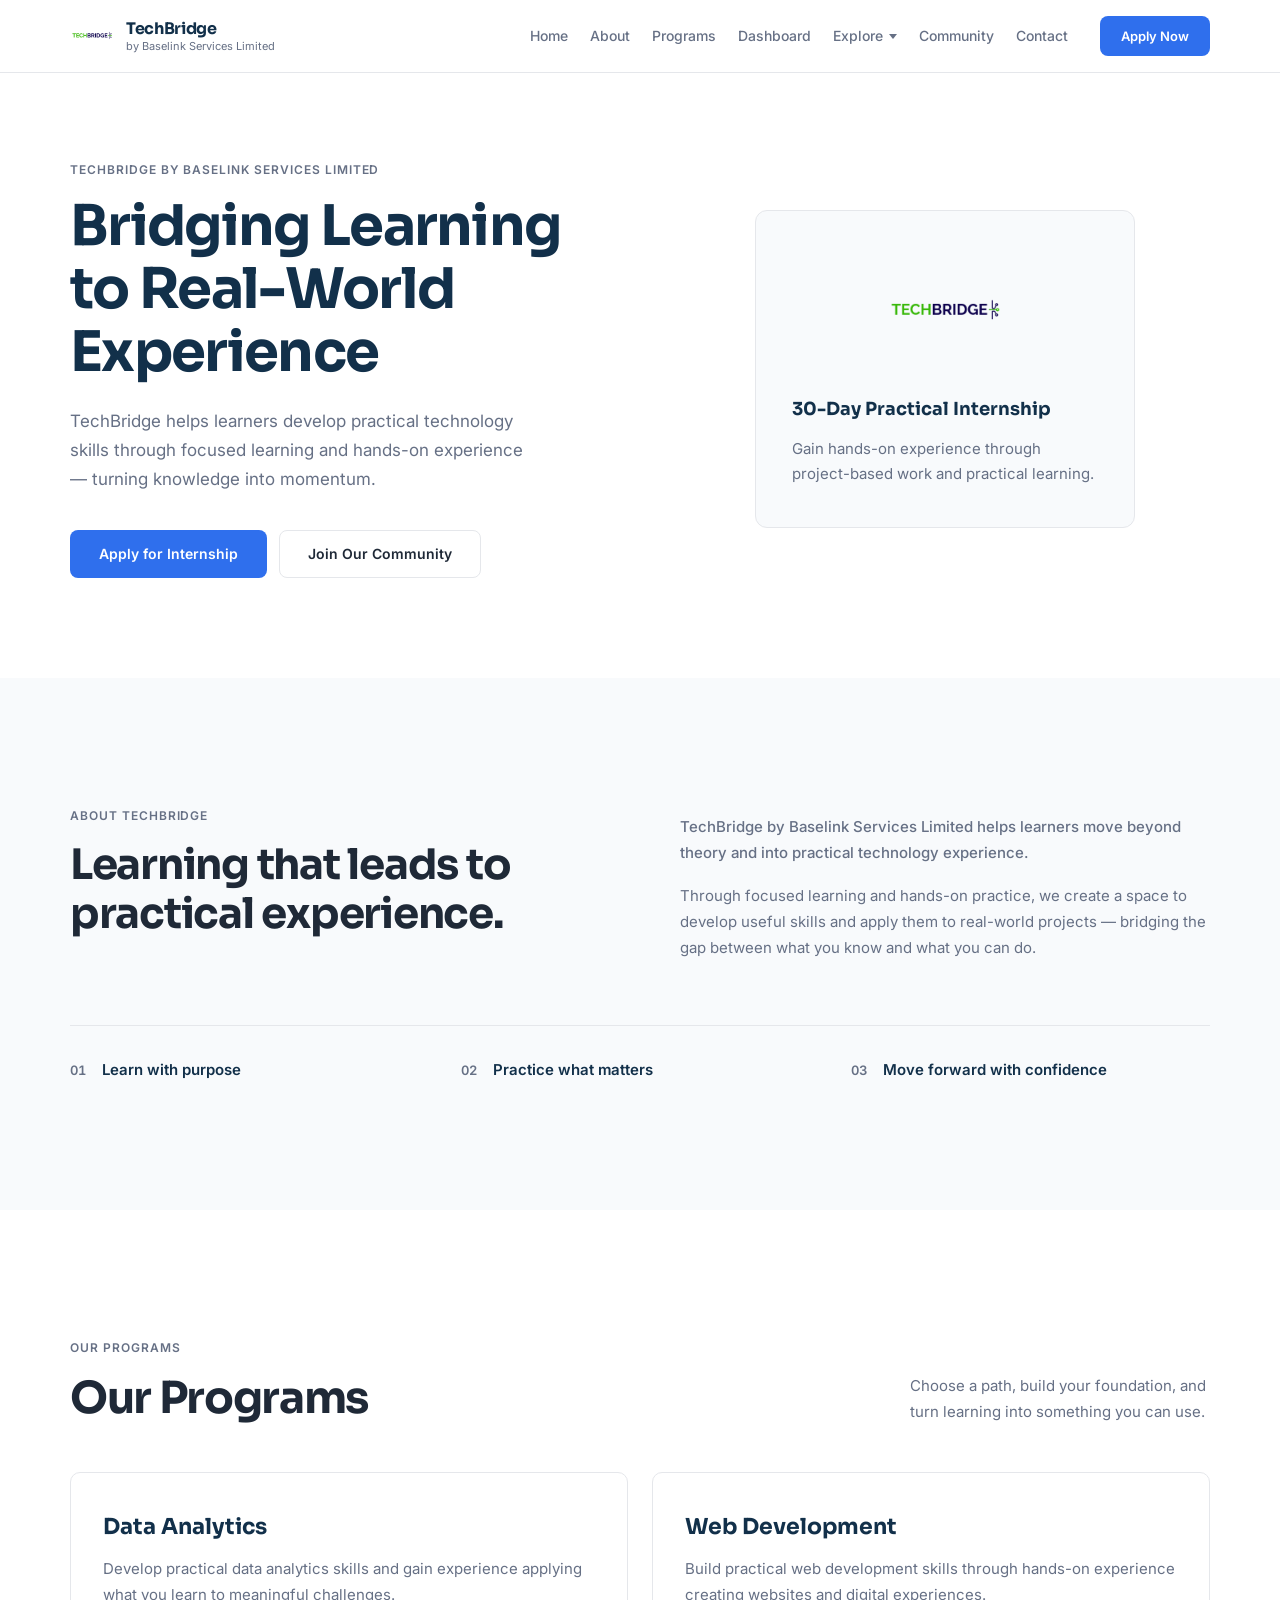
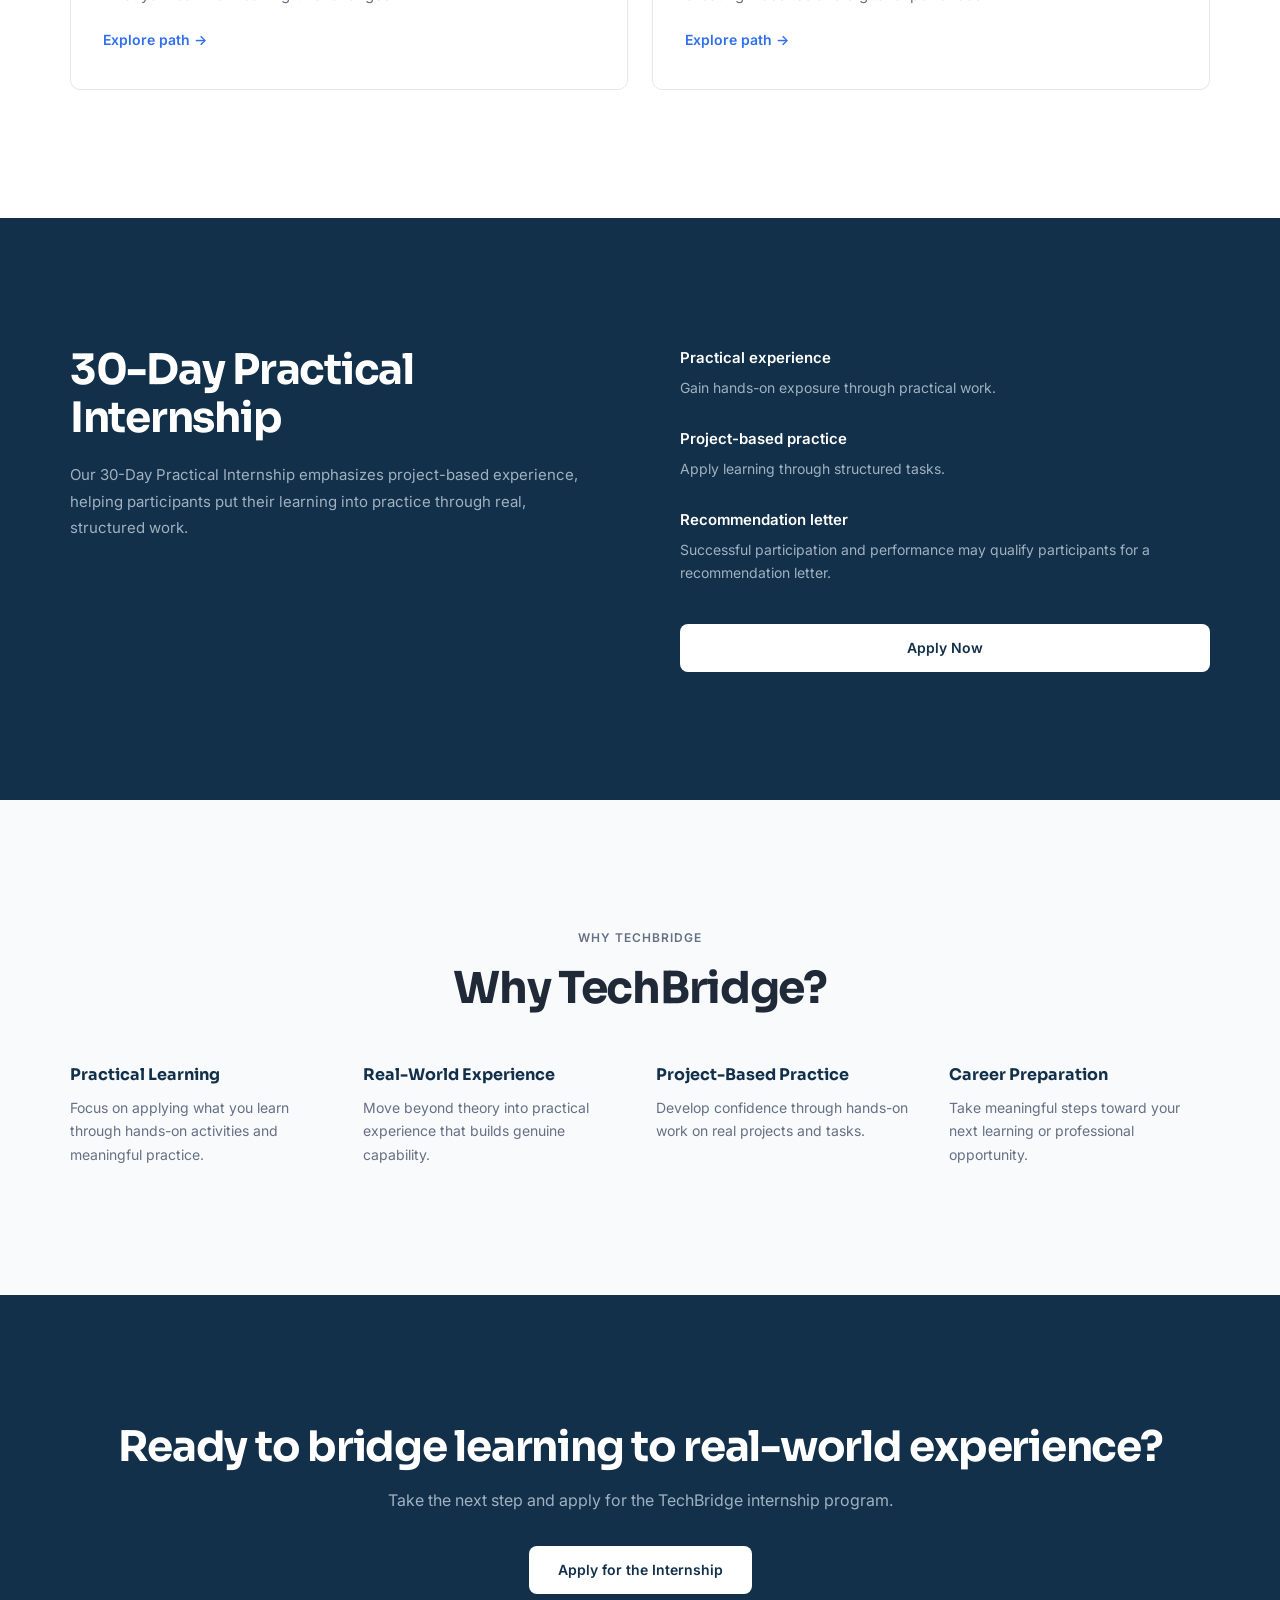
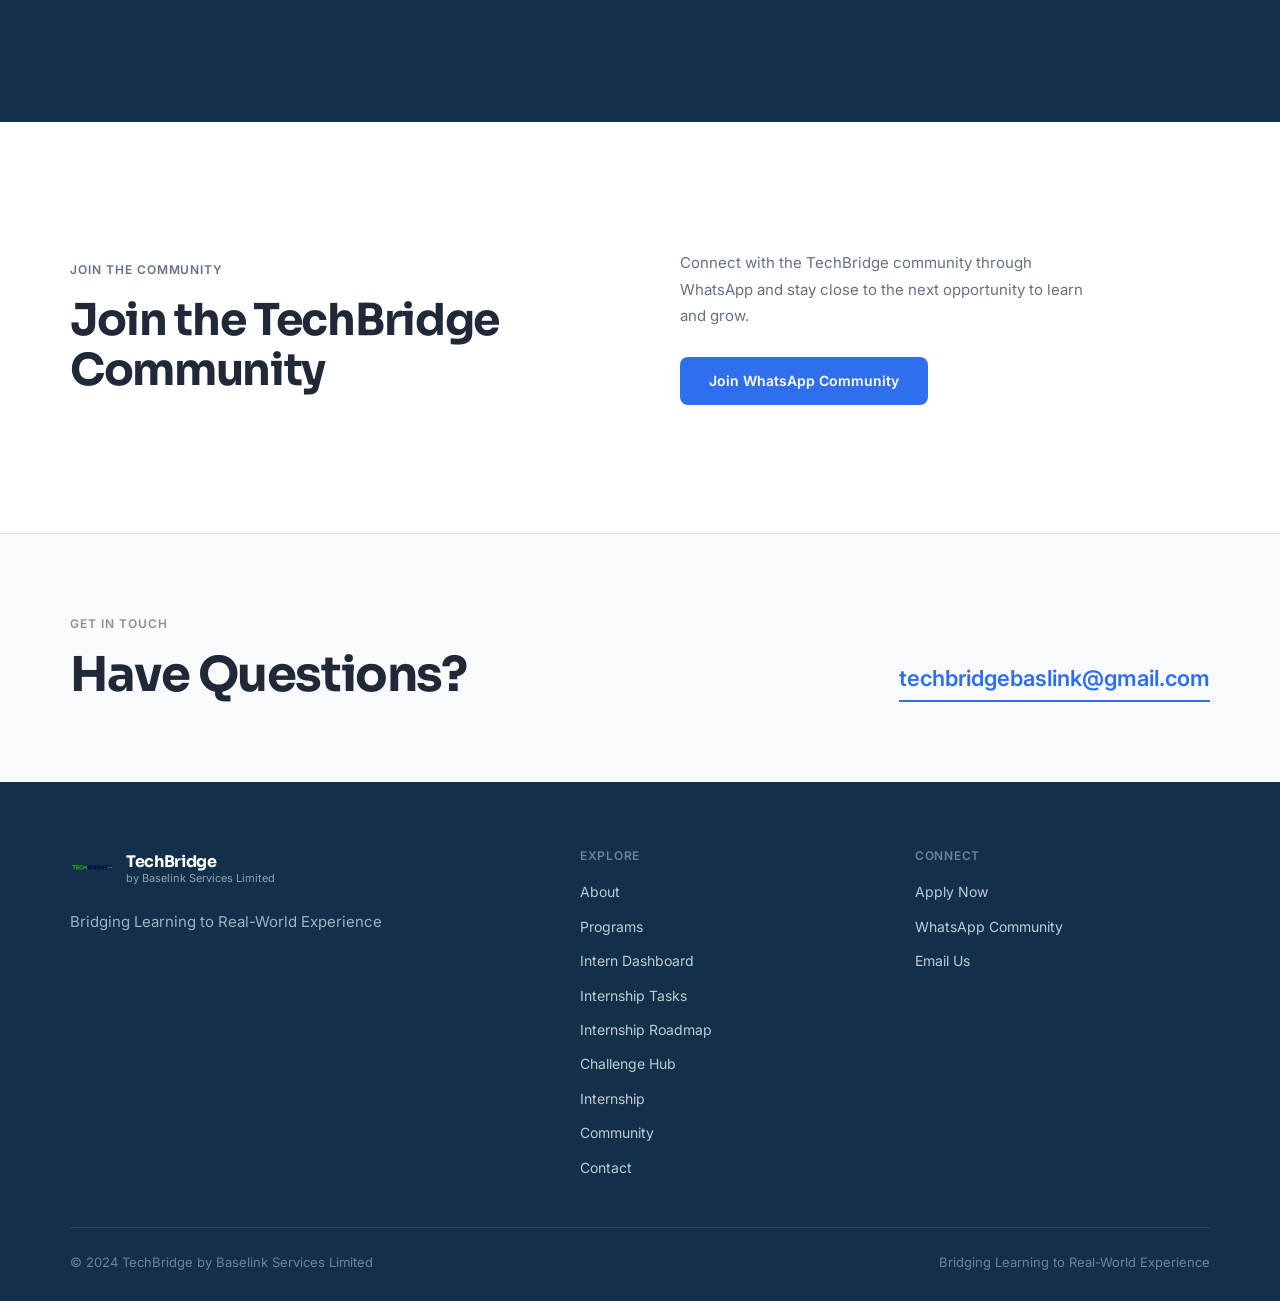
<file: index.html>
<!DOCTYPE html>
<html lang="en">
<head>
  <meta charset="UTF-8" />
  <meta name="viewport" content="width=device-width, initial-scale=1.0" />
  <meta name="description" content="TechBridge by Baselink Services Limited — bridging learning to real-world experience through practical technology programs and a 30-day internship." />
  <title>TechBridge | Bridging Learning to Real-World Experience</title>
  <link rel="preconnect" href="https://fonts.googleapis.com" />
  <link rel="preconnect" href="https://fonts.gstatic.com" crossorigin />
  <link href="https://fonts.googleapis.com/css2?family=Inter:wght@400;500;600&family=Sora:wght@500;600;700&display=swap" rel="stylesheet" />
  <link rel="stylesheet" href="style.css" />
</head>
<body>

  <!-- Header -->
  <header class="site-header" id="top">
    <div class="container nav-wrap">
      <a class="brand" href="#home" aria-label="TechBridge home">
        <img class="brand-logo" src="images/techbridge-logo.png" alt="TechBridge logo" />
        <span class="brand-text">
          <strong>TechBridge</strong>
          <small>by Baselink Services Limited</small>
        </span>
      </a>

      <input type="checkbox" id="nav-toggle" class="nav-toggle-input" hidden />
      <label for="nav-toggle" class="nav-toggle" aria-label="Toggle navigation">
        <span></span><span></span><span></span>
      </label>

      <nav class="main-nav" aria-label="Main navigation">
        <a href="#home">Home</a>
        <a href="#about">About</a>
        <a href="programs.html">Programs</a>
        <a href="dashboard.html">Dashboard</a>
        <div class="dropdown-wrap">
          <a class="nav-has-dropdown" role="button" tabindex="0" aria-haspopup="true">Explore</a>
          <div class="dropdown">
            <a href="tasks.html">Tasks</a>
            <a href="roadmap.html">Roadmap</a>
            <a href="challenges.html">Challenges</a>
            <a href="#internship">Internship</a>
          </div>
        </div>
        <a href="#community">Community</a>
        <a href="#contact">Contact</a>
      </nav>

      <a class="btn btn-primary btn-sm nav-cta" href="https://forms.gle/8EbdSy5ttGfLZfjv5?utm_source=chatgpt.com" target="_blank" rel="noopener noreferrer">
        Apply Now
      </a>
    </div>
  </header>

  <!-- Main content -->
  <main>

    <section class="hero" id="home">
      <div class="container hero-grid">
        <div class="hero-content reveal">
          <p class="label">TECHBRIDGE BY BASELINK SERVICES LIMITED</p>
          <h1>Bridging Learning to Real-World Experience</h1>
          <p class="hero-desc">TechBridge helps learners develop practical technology skills through focused learning and hands-on experience — turning knowledge into momentum.</p>
          <div class="hero-actions">
            <a class="btn btn-primary" href="https://forms.gle/8EbdSy5ttGfLZfjv5?utm_source=chatgpt.com" target="_blank" rel="noopener noreferrer">
              Apply for Internship
            </a>
            <a class="btn btn-outline" href="https://chat.whatsapp.com/FqpBvYS4oaK32cXDxc8JIS?utm_source=chatgpt.com" target="_blank" rel="noopener noreferrer">
              Join Our Community
            </a>
          </div>
        </div>
        <div class="hero-visual reveal">
          <div class="hero-card">
            <img class="hero-logo" src="images/techbridge-logo.png" alt="TechBridge logo" />
            <p class="hero-card-label">30-Day Practical Internship</p>
            <p class="hero-card-text">Gain hands-on experience through project-based work and practical learning.</p>
          </div>
        </div>
      </div>
    </section>

    <section class="section about" id="about">
      <div class="container about-grid">
        <div class="about-left reveal">
          <p class="label">ABOUT TECHBRIDGE</p>
          <h2>Learning that leads to practical experience.</h2>
        </div>
        <div class="about-right reveal">
          <p class="about-lead">TechBridge by Baselink Services Limited helps learners move beyond theory and into practical technology experience.</p>
          <p>Through focused learning and hands-on practice, we create a space to develop useful skills and apply them to real-world projects — bridging the gap between what you know and what you can do.</p>
        </div>
      </div>
      <div class="container principles reveal-child">
        <div class="principle">
          <span class="principle-num">01</span>
          <span>Learn with purpose</span>
        </div>
        <div class="principle">
          <span class="principle-num">02</span>
          <span>Practice what matters</span>
        </div>
        <div class="principle">
          <span class="principle-num">03</span>
          <span>Move forward with confidence</span>
        </div>
      </div>
    </section>

    <section class="section programs" id="programs">
      <div class="container">
        <div class="section-header">
          <div>
            <p class="label">OUR PROGRAMS</p>
            <h2>Our Programs</h2>
          </div>
          <p class="section-desc">Choose a path, build your foundation, and turn learning into something you can use.</p>
        </div>
        <div class="program-grid reveal-child">
          <article class="program-card">
            <h3>Data Analytics</h3>
            <p>Develop practical data analytics skills and gain experience applying what you learn to meaningful challenges.</p>
            <a class="card-link" href="programs.html#data-analytics">Explore path &rarr;</a>
          </article>
          <article class="program-card">
            <h3>Web Development</h3>
            <p>Build practical web development skills through hands-on experience creating websites and digital experiences.</p>
            <a class="card-link" href="programs.html#web-development">Explore path &rarr;</a>
          </article>
        </div>
      </div>
    </section>

    <section class="internship" id="internship">
      <div class="container internship-grid">
        <div class="internship-left reveal">
          <h2>30-Day Practical Internship</h2>
          <p>Our 30-Day Practical Internship emphasizes project-based experience, helping participants put their learning into practice through real, structured work.</p>
        </div>
        <div class="internship-right reveal">
          <div class="benefit">
            <strong>Practical experience</strong>
            <span>Gain hands-on exposure through practical work.</span>
          </div>
          <div class="benefit">
            <strong>Project-based practice</strong>
            <span>Apply learning through structured tasks.</span>
          </div>
          <div class="benefit">
            <strong>Recommendation letter</strong>
            <span>Successful participation and performance may qualify participants for a recommendation letter.</span>
          </div>
          <a class="btn btn-white" href="https://forms.gle/8EbdSy5ttGfLZfjv5?utm_source=chatgpt.com" target="_blank" rel="noopener noreferrer">
            Apply Now
          </a>
        </div>
      </div>
    </section>

    <section class="section why" id="why">
      <div class="container">
        <div class="section-header-centered reveal">
          <p class="label">WHY TECHBRIDGE</p>
          <h2>Why TechBridge?</h2>
        </div>
        <div class="why-grid reveal-child">
          <div class="why-item">
            <h3>Practical Learning</h3>
            <p>Focus on applying what you learn through hands-on activities and meaningful practice.</p>
          </div>
          <div class="why-item">
            <h3>Real-World Experience</h3>
            <p>Move beyond theory into practical experience that builds genuine capability.</p>
          </div>
          <div class="why-item">
            <h3>Project-Based Practice</h3>
            <p>Develop confidence through hands-on work on real projects and tasks.</p>
          </div>
          <div class="why-item">
            <h3>Career Preparation</h3>
            <p>Take meaningful steps toward your next learning or professional opportunity.</p>
          </div>
        </div>
      </div>
    </section>

    <section class="cta">
      <div class="container cta-inner reveal">
        <h2>Ready to bridge learning to real-world experience?</h2>
        <p>Take the next step and apply for the TechBridge internship program.</p>
        <a class="btn btn-white" href="https://forms.gle/8EbdSy5ttGfLZfjv5?utm_source=chatgpt.com" target="_blank" rel="noopener noreferrer">
          Apply for the Internship
        </a>
      </div>
    </section>

    <section class="section community" id="community">
      <div class="container community-inner">
        <div class="community-left reveal">
          <p class="label">JOIN THE COMMUNITY</p>
          <h2>Join the TechBridge Community</h2>
        </div>
        <div class="community-right reveal">
          <p>Connect with the TechBridge community through WhatsApp and stay close to the next opportunity to learn and grow.</p>
          <a class="btn btn-primary" href="https://chat.whatsapp.com/FqpBvYS4oaK32cXDxc8JIS?utm_source=chatgpt.com" target="_blank" rel="noopener noreferrer">
            Join WhatsApp Community
          </a>
        </div>
      </div>
    </section>

    <section class="contact" id="contact">
      <div class="container contact-inner">
        <div>
          <p class="label label-dark">GET IN TOUCH</p>
          <h2>Have Questions?</h2>
        </div>
        <a class="email-link" href="mailto:techbridgebaslink@gmail.com">
          techbridgebaslink@gmail.com
        </a>
      </div>
    </section>

  </main>

  <!-- Footer -->
  <footer class="site-footer">
    <div class="container footer-top">
      <div class="footer-brand">
        <a class="brand" href="#home">
          <img class="brand-logo" src="images/techbridge-logo.png" alt="TechBridge logo" />
          <span class="brand-text">
            <strong>TechBridge</strong>
            <small>by Baselink Services Limited</small>
          </span>
        </a>
        <p class="footer-tagline">Bridging Learning to Real-World Experience</p>
      </div>
      <div class="footer-links">
        <div class="footer-col">
          <span class="footer-col-title">Explore</span>
          <a href="#about">About</a>
          <a href="programs.html">Programs</a>
          <a href="dashboard.html">Intern Dashboard</a>
          <a href="tasks.html">Internship Tasks</a>
          <a href="roadmap.html">Internship Roadmap</a>
          <a href="challenges.html">Challenge Hub</a>
          <a href="#internship">Internship</a>
          <a href="#community">Community</a>
          <a href="#contact">Contact</a>
        </div>
        <div class="footer-col">
          <span class="footer-col-title">Connect</span>
          <a href="https://forms.gle/8EbdSy5ttGfLZfjv5?utm_source=chatgpt.com" target="_blank" rel="noopener noreferrer">Apply Now</a>
          <a href="https://chat.whatsapp.com/FqpBvYS4oaK32cXDxc8JIS?utm_source=chatgpt.com" target="_blank" rel="noopener noreferrer">WhatsApp Community</a>
          <a href="mailto:techbridgebaslink@gmail.com">Email Us</a>
        </div>
      </div>
    </div>
    <div class="container footer-bottom">
      <span>&copy; 2024 TechBridge by Baselink Services Limited</span>
      <span>Bridging Learning to Real-World Experience</span>
    </div>
  </footer>

  <script>
    // Reveal-on-scroll: observe, then unobserve once revealed.
    const io = new IntersectionObserver((entries) => {
      entries.forEach(e => { if (e.isIntersecting) { e.target.classList.add('revealed'); io.unobserve(e.target); } });
    }, { threshold: 0.15 });
    document.querySelectorAll('.reveal, .reveal-child').forEach(el => io.observe(el));
  </script>

</body>
</html>
</file>
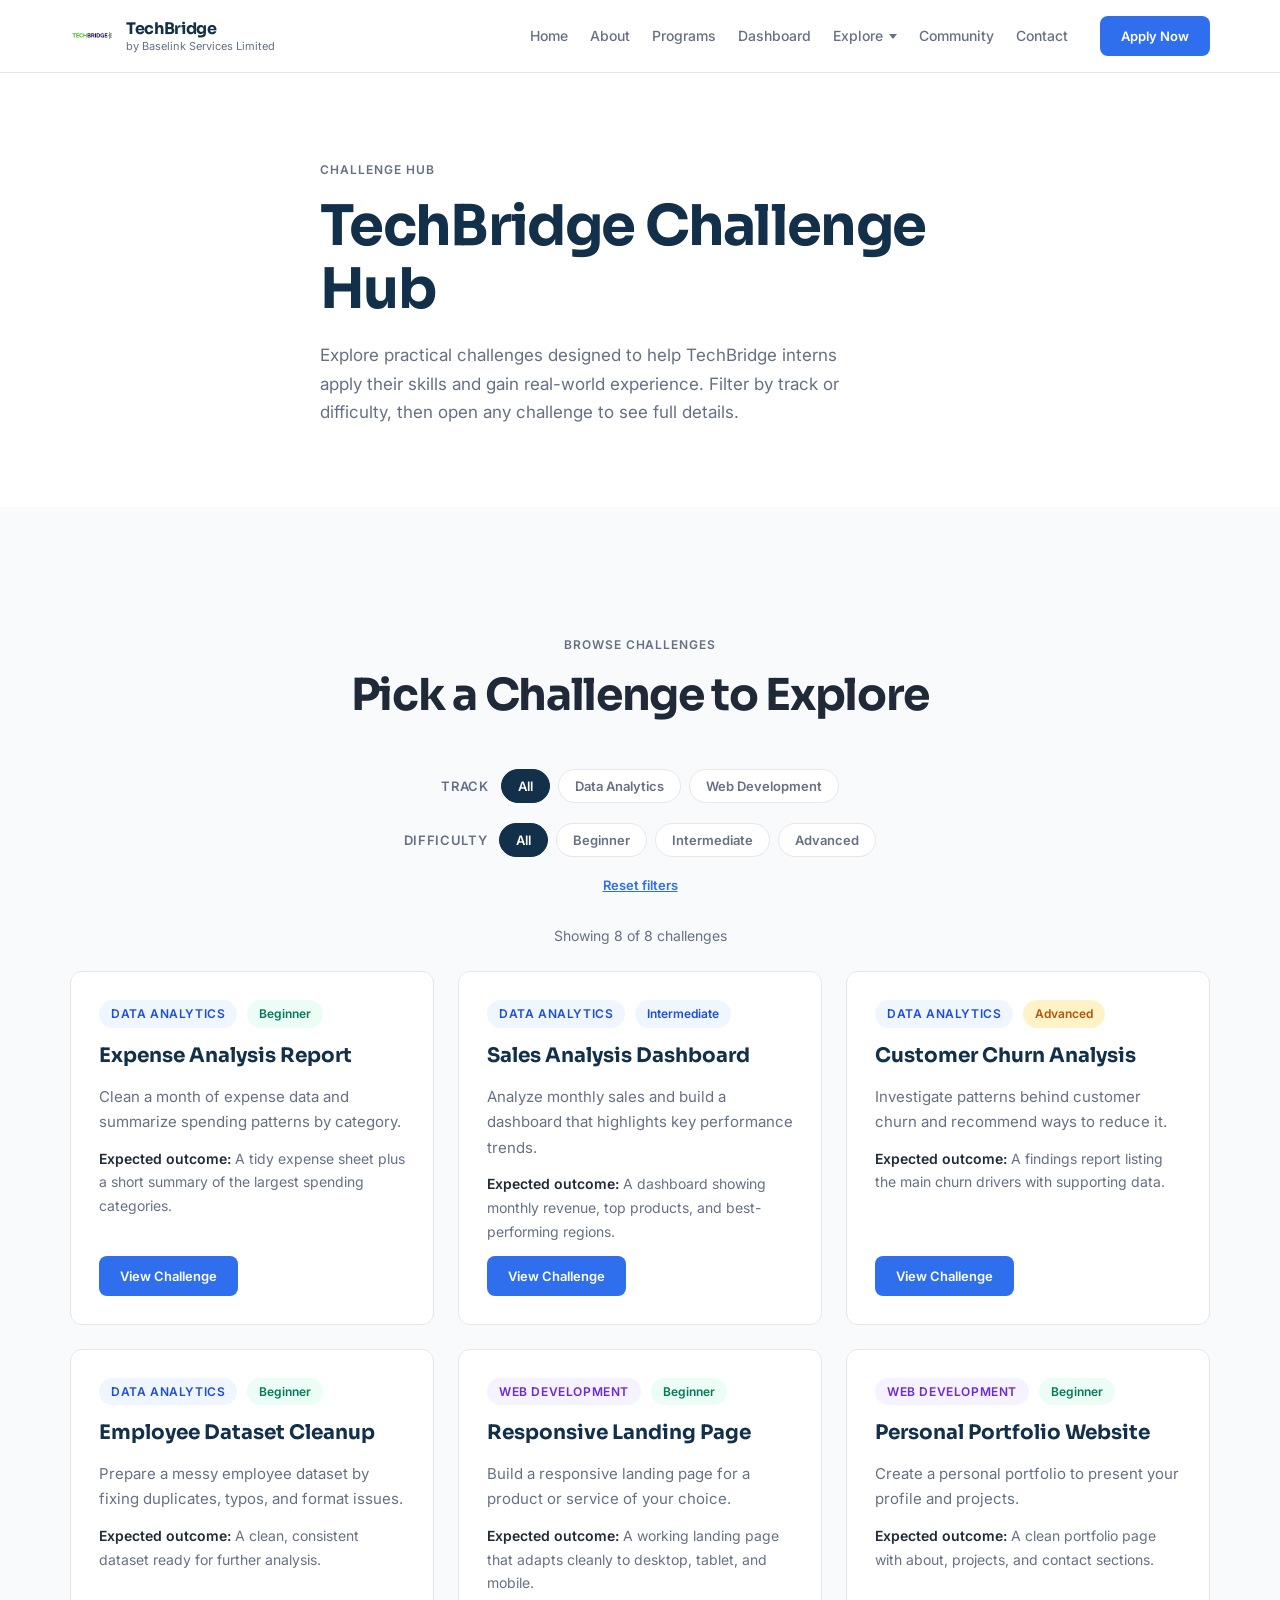
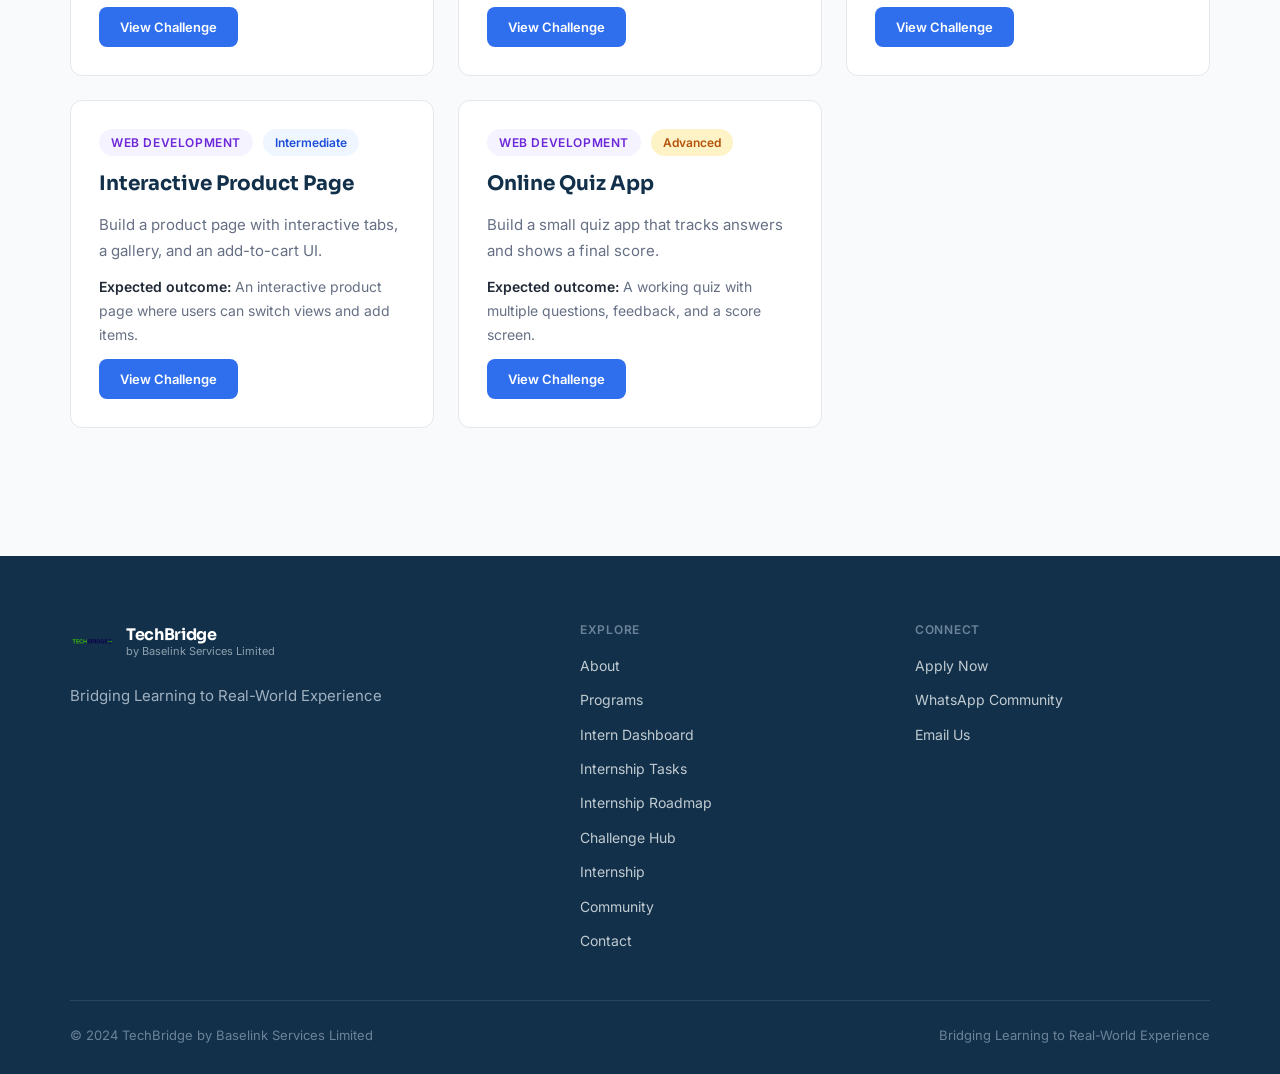
<file: challenges.html>
<!DOCTYPE html>
<html lang="en">
<head>
  <meta charset="UTF-8" />
  <meta name="viewport" content="width=device-width, initial-scale=1.0" />
  <meta name="description" content="Explore the TechBridge Challenge Hub — practical challenges for Data Analytics and Web Development interns." />
  <title>Challenge Hub | TechBridge</title>
  <link rel="preconnect" href="https://fonts.googleapis.com" />
  <link rel="preconnect" href="https://fonts.gstatic.com" crossorigin />
  <link href="https://fonts.googleapis.com/css2?family=Inter:wght@400;500;600&family=Sora:wght@500;600;700&display=swap" rel="stylesheet" />
  <link rel="stylesheet" href="style.css" />
</head>
<body>

  <header class="site-header" id="top">
    <div class="container nav-wrap">
      <a class="brand" href="index.html" aria-label="TechBridge home">
        <img class="brand-logo" src="images/techbridge-logo.png" alt="TechBridge logo" />
        <span class="brand-text">
          <strong>TechBridge</strong>
          <small>by Baselink Services Limited</small>
        </span>
      </a>

      <input type="checkbox" id="nav-toggle" class="nav-toggle-input" hidden />
      <label for="nav-toggle" class="nav-toggle" aria-label="Toggle navigation">
        <span></span><span></span><span></span>
      </label>

      <nav class="main-nav" aria-label="Main navigation">
        <a href="index.html">Home</a>
        <a href="index.html#about">About</a>
        <a href="programs.html">Programs</a>
        <a href="dashboard.html">Dashboard</a>
        <div class="dropdown-wrap">
          <a class="nav-has-dropdown" role="button" tabindex="0" aria-haspopup="true">Explore</a>
          <div class="dropdown">
            <a href="tasks.html">Tasks</a>
            <a href="roadmap.html">Roadmap</a>
            <a href="challenges.html" class="active">Challenges</a>
            <a href="index.html#internship">Internship</a>
          </div>
        </div>
        <a href="index.html#community">Community</a>
        <a href="index.html#contact">Contact</a>
      </nav>

      <a class="btn btn-primary btn-sm nav-cta" href="https://forms.gle/8EbdSy5ttGfLZfjv5?utm_source=chatgpt.com" target="_blank" rel="noopener noreferrer">
        Apply Now
      </a>
    </div>
  </header>

  <main>

    <section class="pg-hero">
      <div class="container pg-hero-inner reveal">
        <p class="label">CHALLENGE HUB</p>
        <h1>TechBridge Challenge Hub</h1>
        <p class="pg-hero-desc">Explore practical challenges designed to help TechBridge interns apply their skills and gain real-world experience. Filter by track or difficulty, then open any challenge to see full details.</p>
      </div>
    </section>

    <section class="section chhub" id="challenges">
      <div class="container">
        <div class="section-header-centered reveal">
          <p class="label">BROWSE CHALLENGES</p>
          <h2>Pick a Challenge to Explore</h2>
        </div>

        <!-- Filters -->
        <div class="ch-filters reveal">
          <div class="ch-filter-group">
            <span class="ch-filter-label">Track</span>
            <div class="ch-filter-btns" id="track-filter">
              <button class="ch-filter-btn active" type="button" data-track="all">All</button>
              <button class="ch-filter-btn" type="button" data-track="data-analytics">Data Analytics</button>
              <button class="ch-filter-btn" type="button" data-track="web-development">Web Development</button>
            </div>
          </div>
          <div class="ch-filter-group">
            <span class="ch-filter-label">Difficulty</span>
            <div class="ch-filter-btns" id="difficulty-filter">
              <button class="ch-filter-btn active" type="button" data-difficulty="all">All</button>
              <button class="ch-filter-btn" type="button" data-difficulty="beginner">Beginner</button>
              <button class="ch-filter-btn" type="button" data-difficulty="intermediate">Intermediate</button>
              <button class="ch-filter-btn" type="button" data-difficulty="advanced">Advanced</button>
            </div>
          </div>
          <button class="ch-reset" type="button" id="reset-filters">Reset filters</button>
        </div>

        <p class="ch-count reveal" id="ch-count">Showing 8 of 8 challenges</p>

        <!-- Challenge cards render here -->
        <div class="ch-grid reveal-child" id="ch-grid"></div>
        <p class="ch-empty" id="ch-empty" hidden>No challenges match your filters. Try a different combination.</p>
      </div>
    </section>

  </main>

  <!-- Challenge detail modal -->
  <div class="modal" id="modal" hidden>
    <div class="modal-overlay" id="modal-overlay"></div>
    <div class="modal-content">
      <button class="modal-close" id="modal-close" type="button" aria-label="Close">&times;</button>
      <div id="modal-body"></div>
    </div>
  </div>

  <footer class="site-footer">
    <div class="container footer-top">
      <div class="footer-brand">
        <a class="brand" href="index.html">
          <img class="brand-logo" src="images/techbridge-logo.png" alt="TechBridge logo" />
          <span class="brand-text">
            <strong>TechBridge</strong>
            <small>by Baselink Services Limited</small>
          </span>
        </a>
        <p class="footer-tagline">Bridging Learning to Real-World Experience</p>
      </div>
      <div class="footer-links">
        <div class="footer-col">
          <span class="footer-col-title">Explore</span>
          <a href="index.html#about">About</a>
          <a href="programs.html">Programs</a>
          <a href="dashboard.html">Intern Dashboard</a>
          <a href="tasks.html">Internship Tasks</a>
          <a href="roadmap.html">Internship Roadmap</a>
          <a href="challenges.html">Challenge Hub</a>
          <a href="index.html#internship">Internship</a>
          <a href="index.html#community">Community</a>
          <a href="index.html#contact">Contact</a>
        </div>
        <div class="footer-col">
          <span class="footer-col-title">Connect</span>
          <a href="https://forms.gle/8EbdSy5ttGfLZfjv5?utm_source=chatgpt.com" target="_blank" rel="noopener noreferrer">Apply Now</a>
          <a href="https://chat.whatsapp.com/FqpBvYS4oaK32cXDxc8JIS?utm_source=chatgpt.com" target="_blank" rel="noopener noreferrer">WhatsApp Community</a>
          <a href="mailto:techbridgebaslink@gmail.com">Email Us</a>
        </div>
      </div>
    </div>
    <div class="container footer-bottom">
      <span>&copy; 2024 TechBridge by Baselink Services Limited</span>
      <span>Bridging Learning to Real-World Experience</span>
    </div>
  </footer>

  <script src="challenges.js"></script>

</body>
</html>
</file>
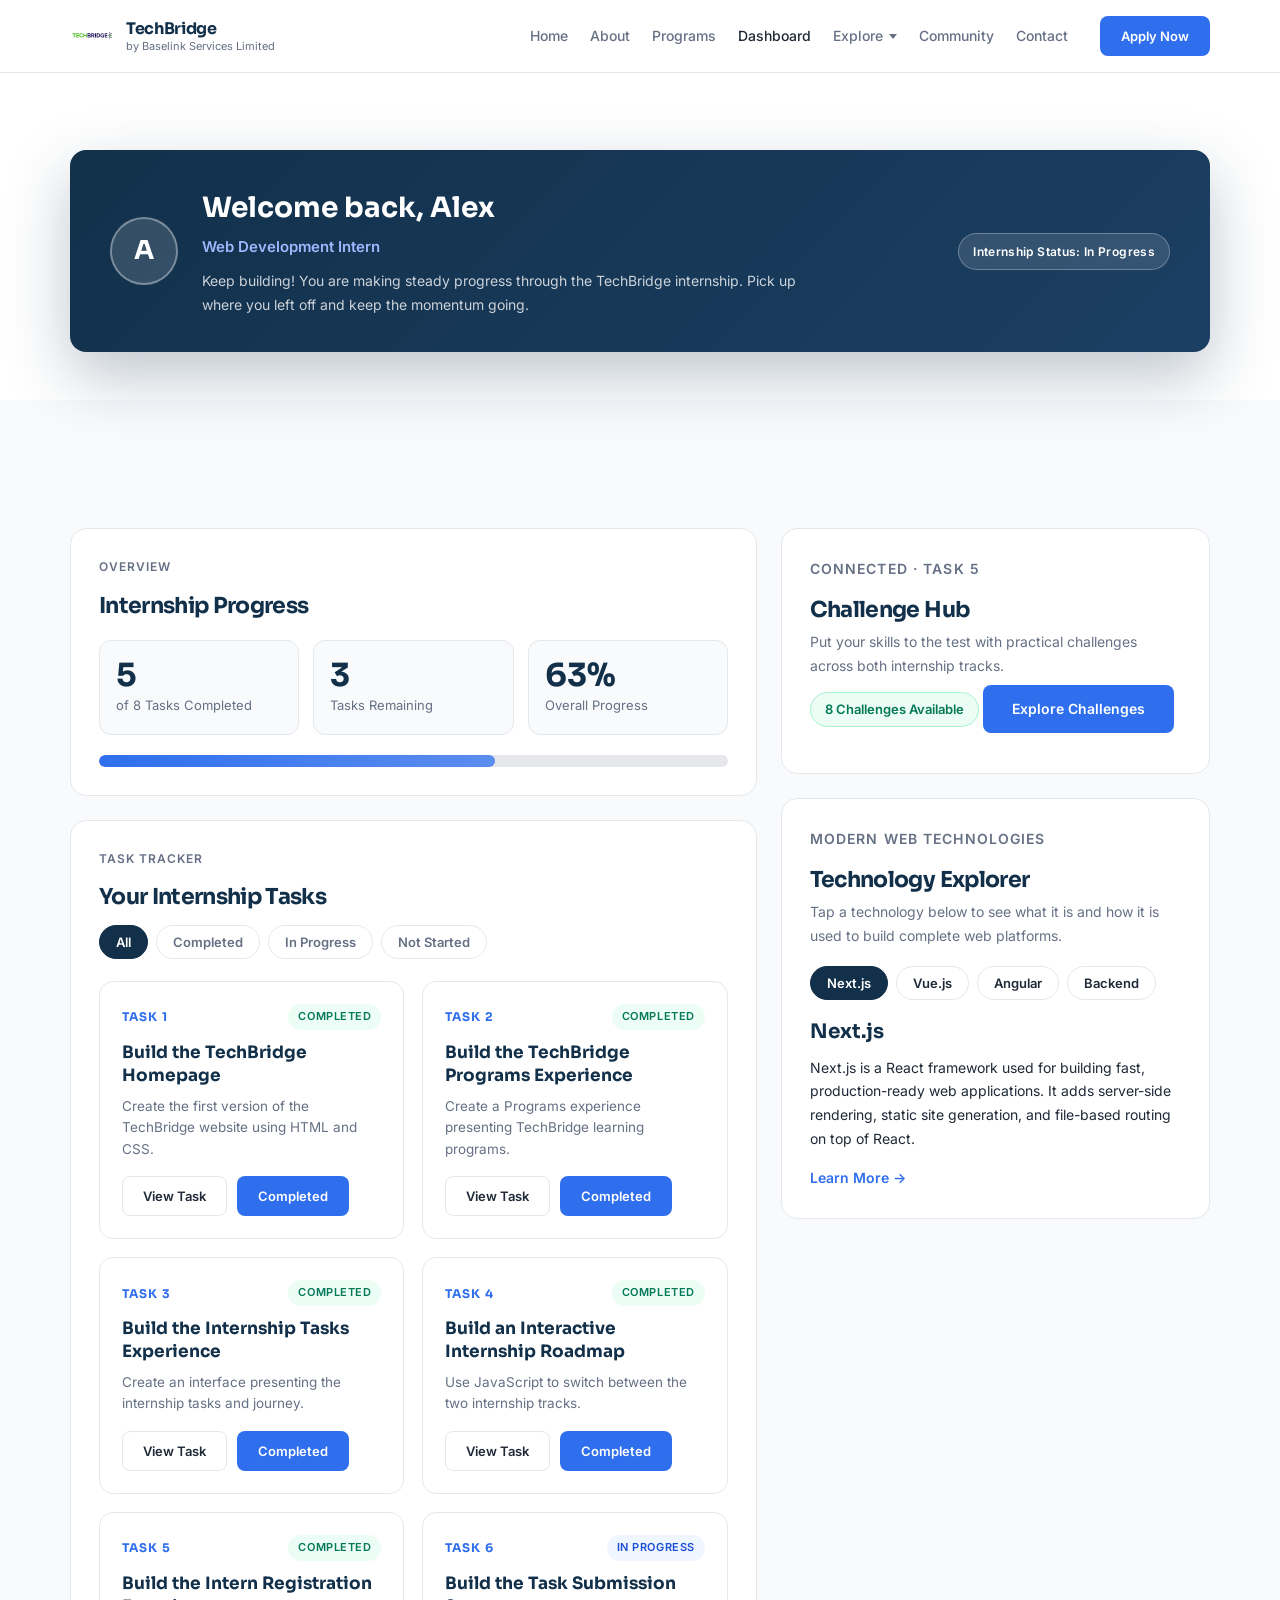
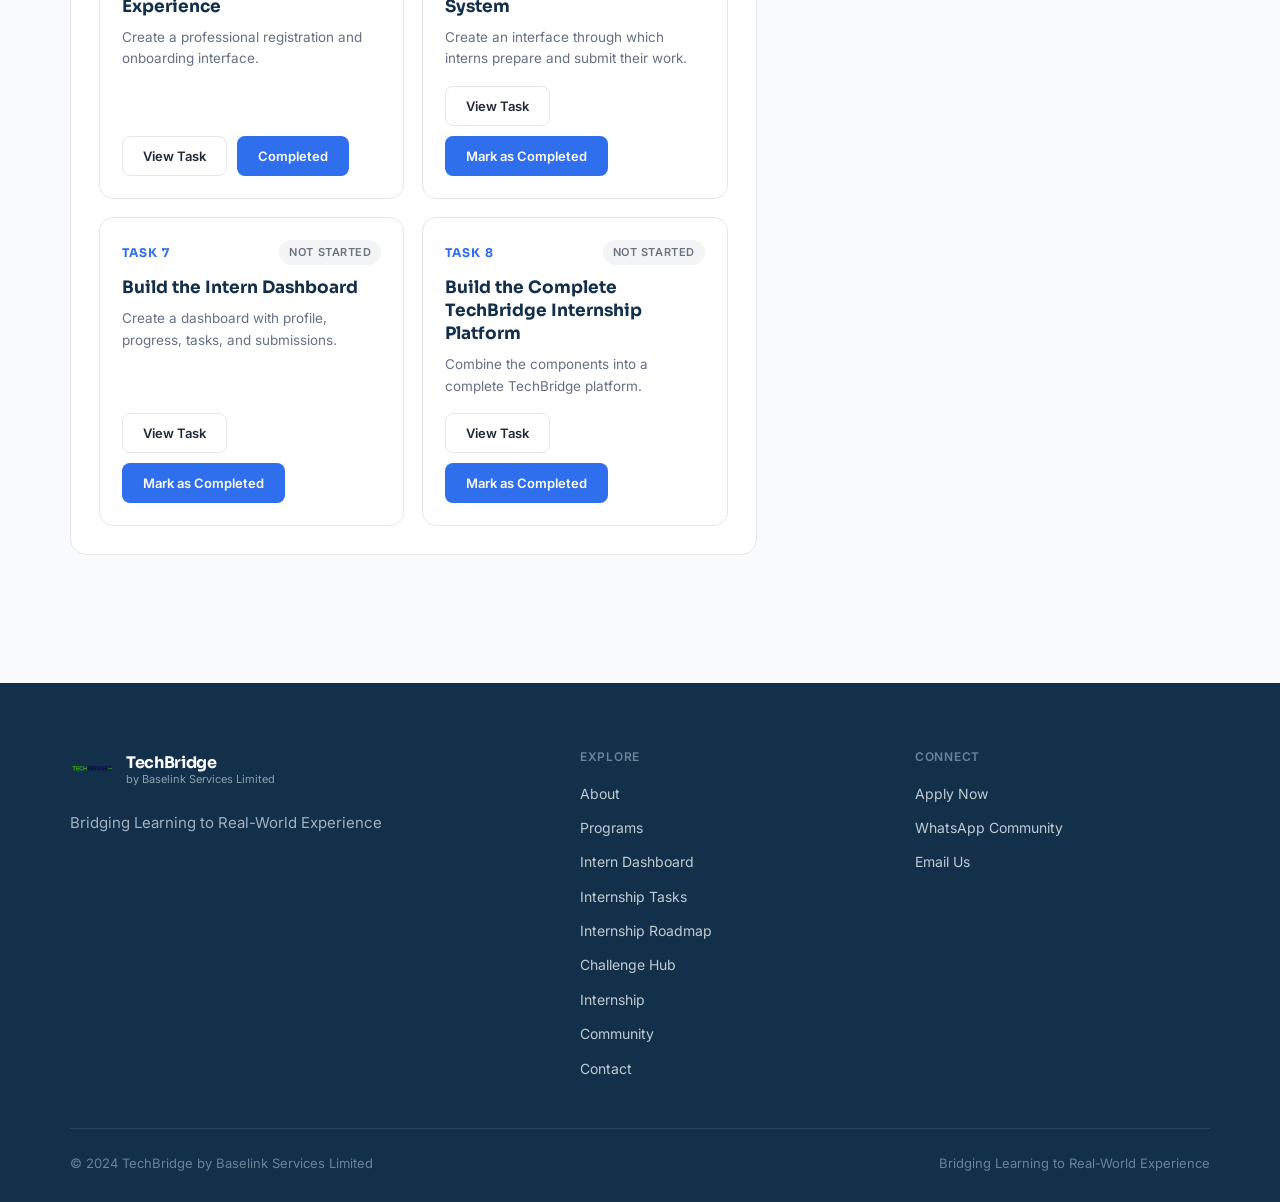
<file: dashboard.html>
<!DOCTYPE html>
<html lang="en">
<head>
  <meta charset="UTF-8" />
  <meta name="viewport" content="width=device-width, initial-scale=1.0" />
  <meta name="description" content="TechBridge Intern Dashboard — track your progress through the 8 internship tasks and explore modern web technologies." />
  <title>Intern Dashboard | TechBridge</title>
  <link rel="preconnect" href="https://fonts.googleapis.com" />
  <link rel="preconnect" href="https://fonts.gstatic.com" crossorigin />
  <link href="https://fonts.googleapis.com/css2?family=Inter:wght@400;500;600&family=Sora:wght@500;600;700&display=swap" rel="stylesheet" />
  <link rel="stylesheet" href="style.css" />
</head>
<body>

  <header class="site-header" id="top">
    <div class="container nav-wrap">
      <a class="brand" href="index.html" aria-label="TechBridge home">
        <img class="brand-logo" src="images/techbridge-logo.png" alt="TechBridge logo" />
        <span class="brand-text">
          <strong>TechBridge</strong>
          <small>by Baselink Services Limited</small>
        </span>
      </a>

      <input type="checkbox" id="nav-toggle" class="nav-toggle-input" hidden />
      <label for="nav-toggle" class="nav-toggle" aria-label="Toggle navigation">
        <span></span><span></span><span></span>
      </label>

      <nav class="main-nav" aria-label="Main navigation">
        <a href="index.html">Home</a>
        <a href="index.html#about">About</a>
        <a href="programs.html">Programs</a>
        <a href="dashboard.html" class="active">Dashboard</a>
        <div class="dropdown-wrap">
          <a class="nav-has-dropdown" role="button" tabindex="0" aria-haspopup="true">Explore</a>
          <div class="dropdown">
            <a href="tasks.html">Tasks</a>
            <a href="roadmap.html">Roadmap</a>
            <a href="challenges.html">Challenges</a>
            <a href="index.html#internship">Internship</a>
          </div>
        </div>
        <a href="index.html#community">Community</a>
        <a href="index.html#contact">Contact</a>
      </nav>

      <a class="btn btn-primary btn-sm nav-cta" href="https://forms.gle/8EbdSy5ttGfLZfjv5?utm_source=chatgpt.com" target="_blank" rel="noopener noreferrer">
        Apply Now
      </a>
    </div>
  </header>

  <main>

    <!-- Welcome -->
    <section class="dash-welcome">
      <div class="container">
        <div class="welcome-card reveal">
          <div class="welcome-avatar">A</div>
          <div class="welcome-text">
            <h1>Welcome back, Alex</h1>
            <p class="welcome-role">Web Development Intern</p>
            <p class="welcome-msg">Keep building! You are making steady progress through the TechBridge internship. Pick up where you left off and keep the momentum going.</p>
          </div>
          <span class="welcome-badge">Internship Status: In Progress</span>
        </div>
      </div>
    </section>

    <!-- Dashboard -->
    <section class="section dashboard">
      <div class="container dashboard-grid">

        <div class="dashboard-main">

          <!-- Internship progress -->
          <div class="dash-card reveal" id="progress">
            <div class="dash-card-head">
              <p class="label">OVERVIEW</p>
              <h2>Internship Progress</h2>
            </div>
            <div class="dp-stats">
              <div class="dp-stat">
                <strong id="completed-count">5</strong>
                <span>of 8 Tasks Completed</span>
              </div>
              <div class="dp-stat">
                <strong id="remaining-count">3</strong>
                <span>Tasks Remaining</span>
              </div>
              <div class="dp-stat">
                <strong id="progress-percent">63%</strong>
                <span>Overall Progress</span>
              </div>
            </div>
            <div class="dp-track" role="progressbar" aria-valuemin="0" aria-valuemax="100" aria-valuenow="63">
              <div class="dp-bar" id="dp-bar"></div>
            </div>
          </div>

          <!-- Task tracker -->
          <div class="dash-card reveal" id="tasks">
            <div class="dash-card-head dash-tasks-head">
              <div>
                <p class="label">TASK TRACKER</p>
                <h2>Your Internship Tasks</h2>
              </div>
              <div class="ch-filter-btns" id="task-filter">
                <button class="ch-filter-btn active" type="button" data-filter="all">All</button>
                <button class="ch-filter-btn" type="button" data-filter="completed">Completed</button>
                <button class="ch-filter-btn" type="button" data-filter="in-progress">In Progress</button>
                <button class="ch-filter-btn" type="button" data-filter="not-started">Not Started</button>
              </div>
            </div>

            <p class="dash-all-done" id="all-done" hidden>Congratulations! You have completed all 8 internship tasks.</p>

            <!-- Task cards render here -->
            <div class="task-track-grid" id="task-list"></div>
          </div>

        </div>

        <aside class="dashboard-side">

          <!-- Challenge Hub connection -->
          <div class="dash-card dash-chhub reveal" id="challenges">
            <p class="label">CONNECTED · TASK 5</p>
            <h2>Challenge Hub</h2>
            <p>Put your skills to the test with practical challenges across both internship tracks.</p>
            <span class="chhub-count">8 Challenges Available</span>
            <a class="btn btn-primary" href="challenges.html">Explore Challenges</a>
          </div>

          <!-- Technology explorer -->
          <div class="dash-card dash-tech reveal" id="tech">
            <p class="label">MODERN WEB TECHNOLOGIES</p>
            <h2>Technology Explorer</h2>
            <p class="tech-intro">Tap a technology below to see what it is and how it is used to build complete web platforms.</p>
            <div class="tech-filter" id="tech-filter">
              <button class="tech-btn active" type="button" data-tech="nextjs">Next.js</button>
              <button class="tech-btn" type="button" data-tech="vuejs">Vue.js</button>
              <button class="tech-btn" type="button" data-tech="angular">Angular</button>
              <button class="tech-btn" type="button" data-tech="backend">Backend</button>
            </div>
            <div class="tech-info" id="tech-info"></div>
          </div>

        </aside>

      </div>
    </section>

  </main>

  <!-- Task detail modal -->
  <div class="modal" id="modal" hidden>
    <div class="modal-overlay" id="modal-overlay"></div>
    <div class="modal-content">
      <button class="modal-close" id="modal-close" type="button" aria-label="Close">&times;</button>
      <div id="modal-body"></div>
    </div>
  </div>

  <footer class="site-footer">
    <div class="container footer-top">
      <div class="footer-brand">
        <a class="brand" href="index.html">
          <img class="brand-logo" src="images/techbridge-logo.png" alt="TechBridge logo" />
          <span class="brand-text">
            <strong>TechBridge</strong>
            <small>by Baselink Services Limited</small>
          </span>
        </a>
        <p class="footer-tagline">Bridging Learning to Real-World Experience</p>
      </div>
      <div class="footer-links">
        <div class="footer-col">
          <span class="footer-col-title">Explore</span>
          <a href="index.html#about">About</a>
          <a href="programs.html">Programs</a>
          <a href="dashboard.html">Intern Dashboard</a>
          <a href="tasks.html">Internship Tasks</a>
          <a href="roadmap.html">Internship Roadmap</a>
          <a href="challenges.html">Challenge Hub</a>
          <a href="index.html#internship">Internship</a>
          <a href="index.html#community">Community</a>
          <a href="index.html#contact">Contact</a>
        </div>
        <div class="footer-col">
          <span class="footer-col-title">Connect</span>
          <a href="https://forms.gle/8EbdSy5ttGfLZfjv5?utm_source=chatgpt.com" target="_blank" rel="noopener noreferrer">Apply Now</a>
          <a href="https://chat.whatsapp.com/FqpBvYS4oaK32cXDxc8JIS?utm_source=chatgpt.com" target="_blank" rel="noopener noreferrer">WhatsApp Community</a>
          <a href="mailto:techbridgebaslink@gmail.com">Email Us</a>
        </div>
      </div>
    </div>
    <div class="container footer-bottom">
      <span>&copy; 2024 TechBridge by Baselink Services Limited</span>
      <span>Bridging Learning to Real-World Experience</span>
    </div>
  </footer>

  <script src="dashboard.js"></script>

</body>
</html>
</file>
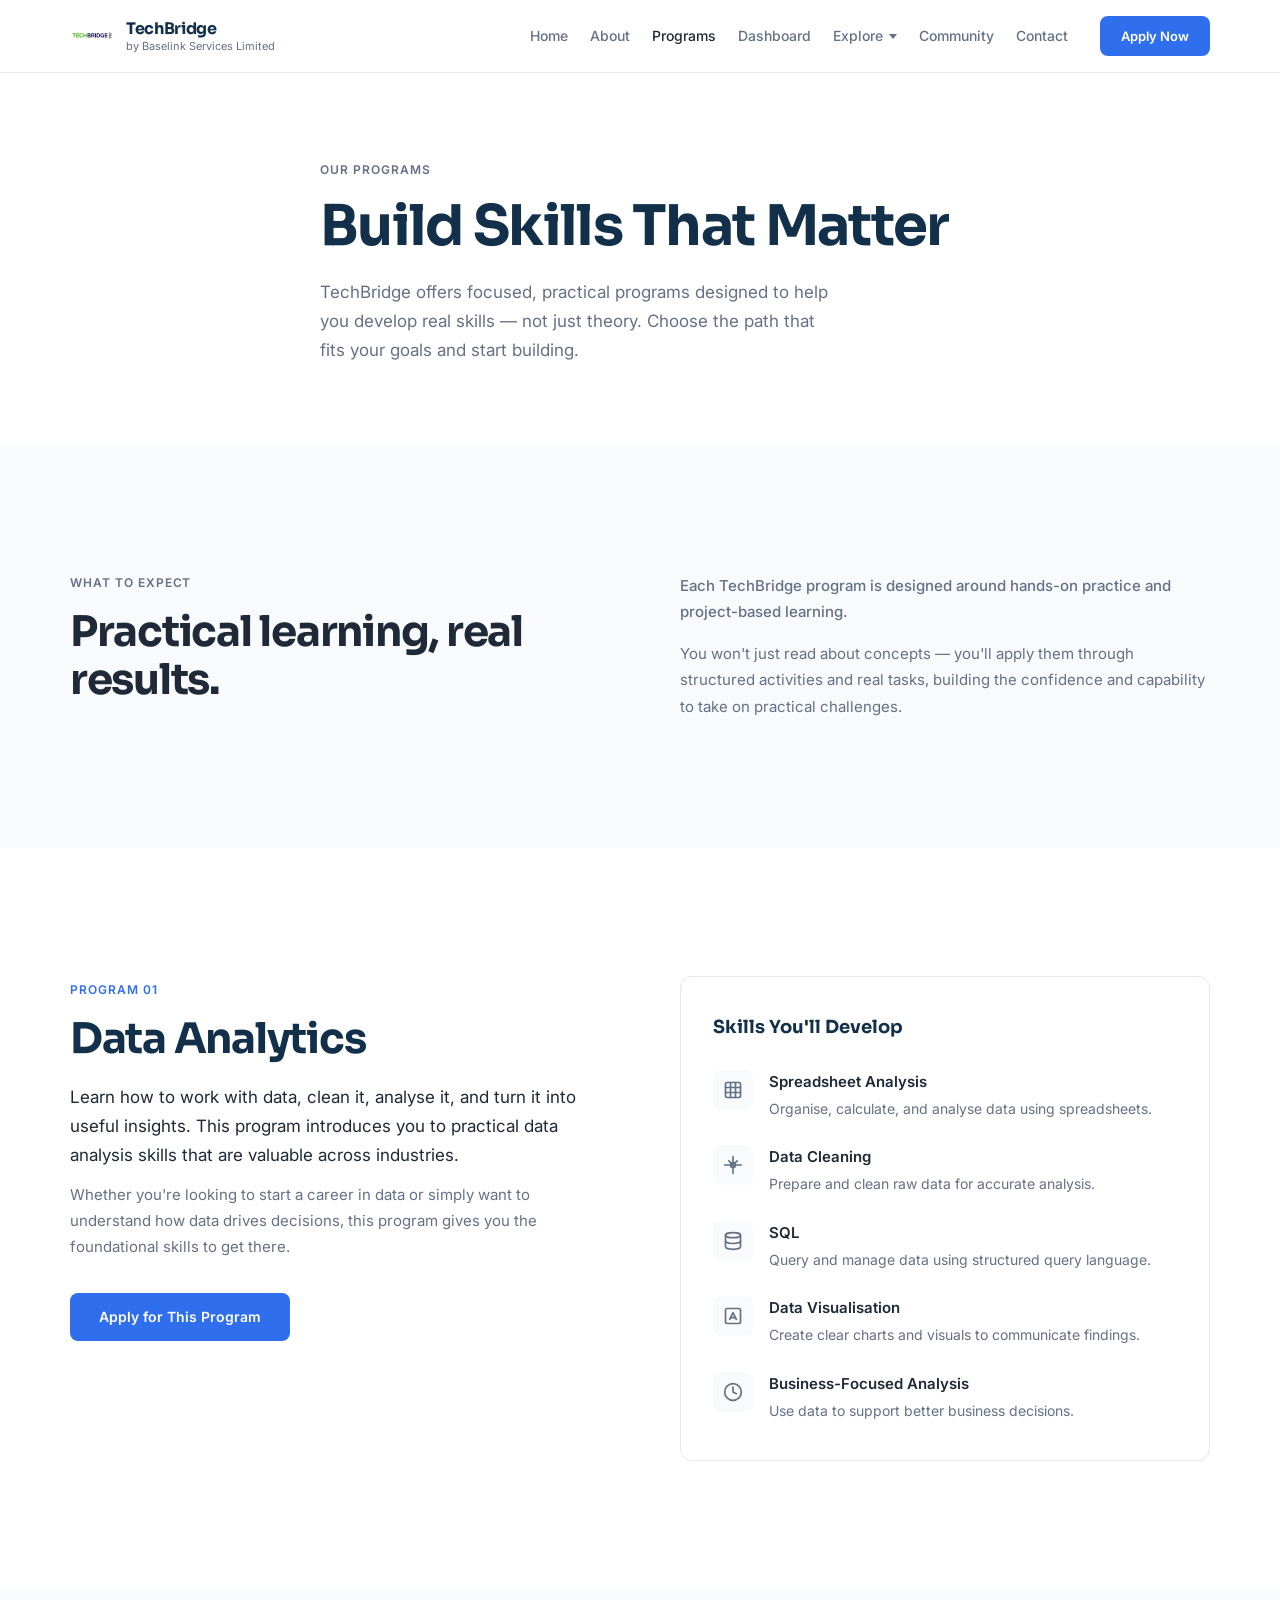
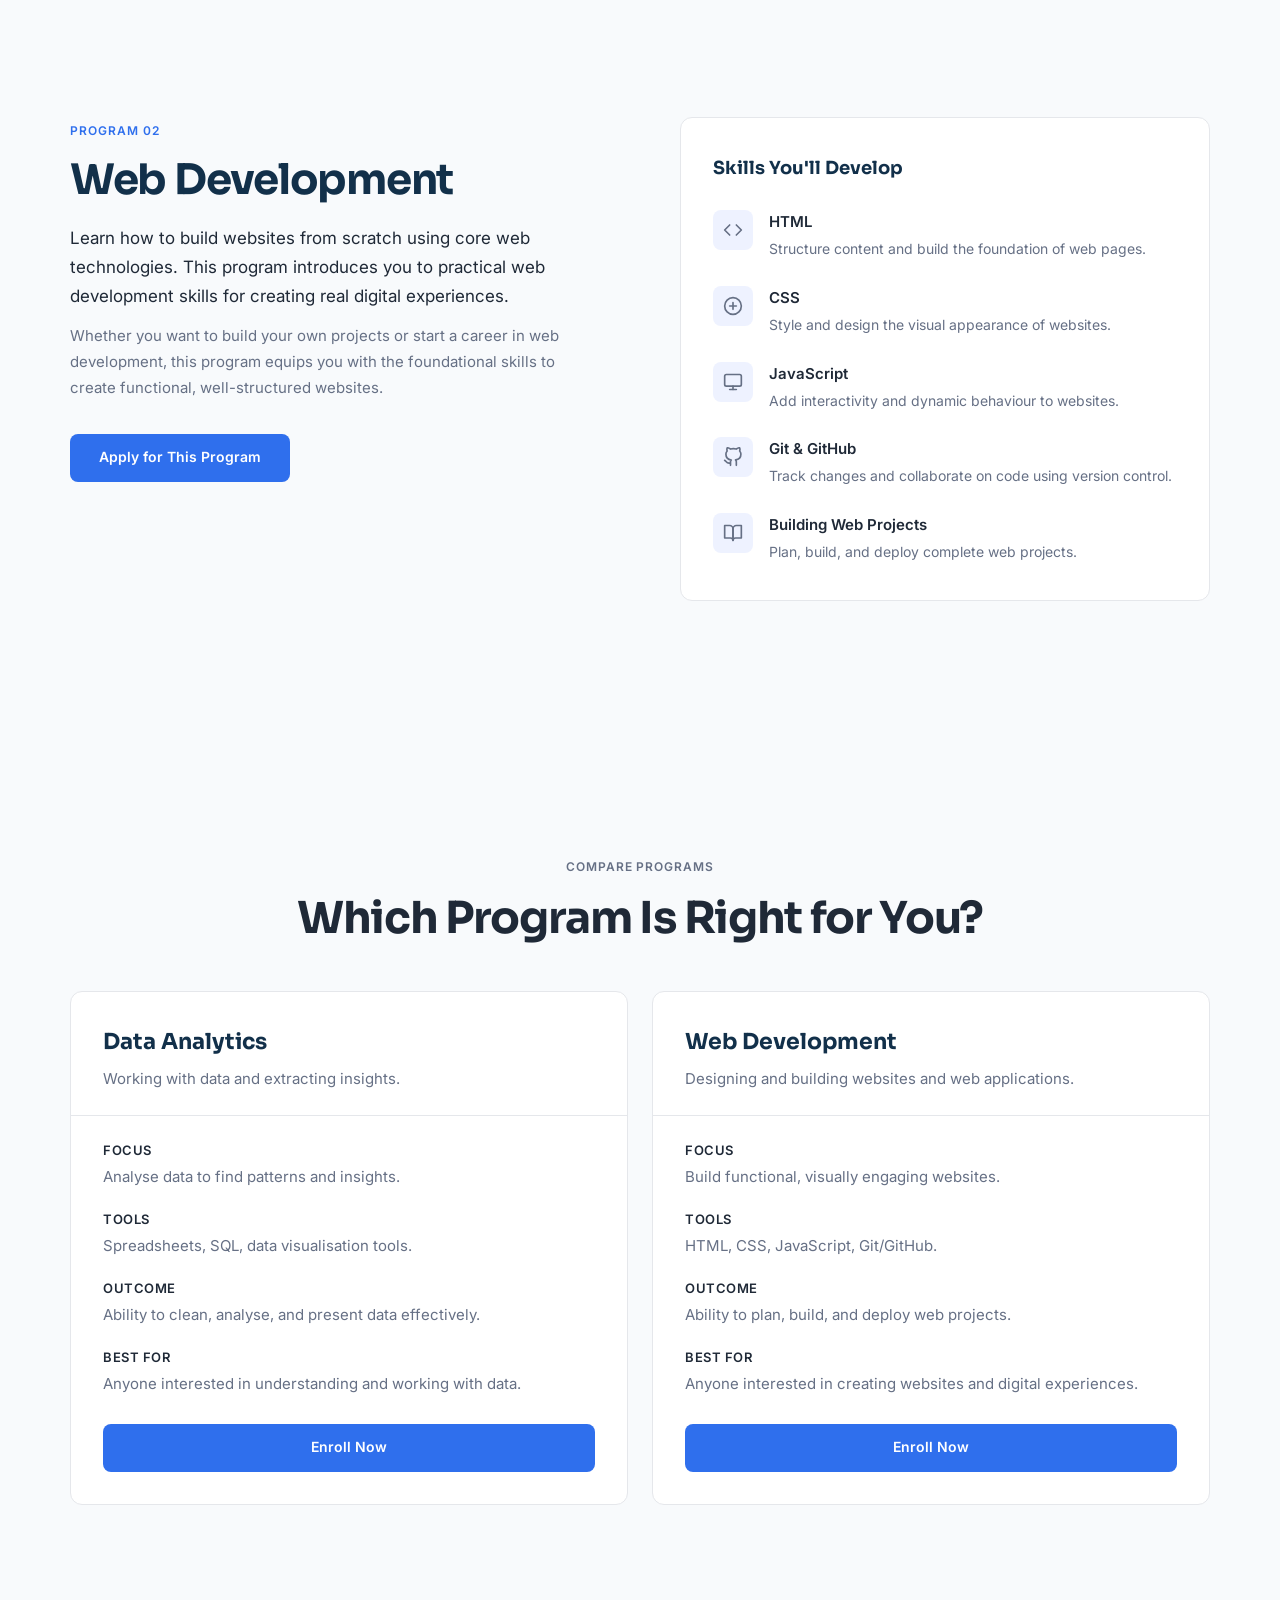
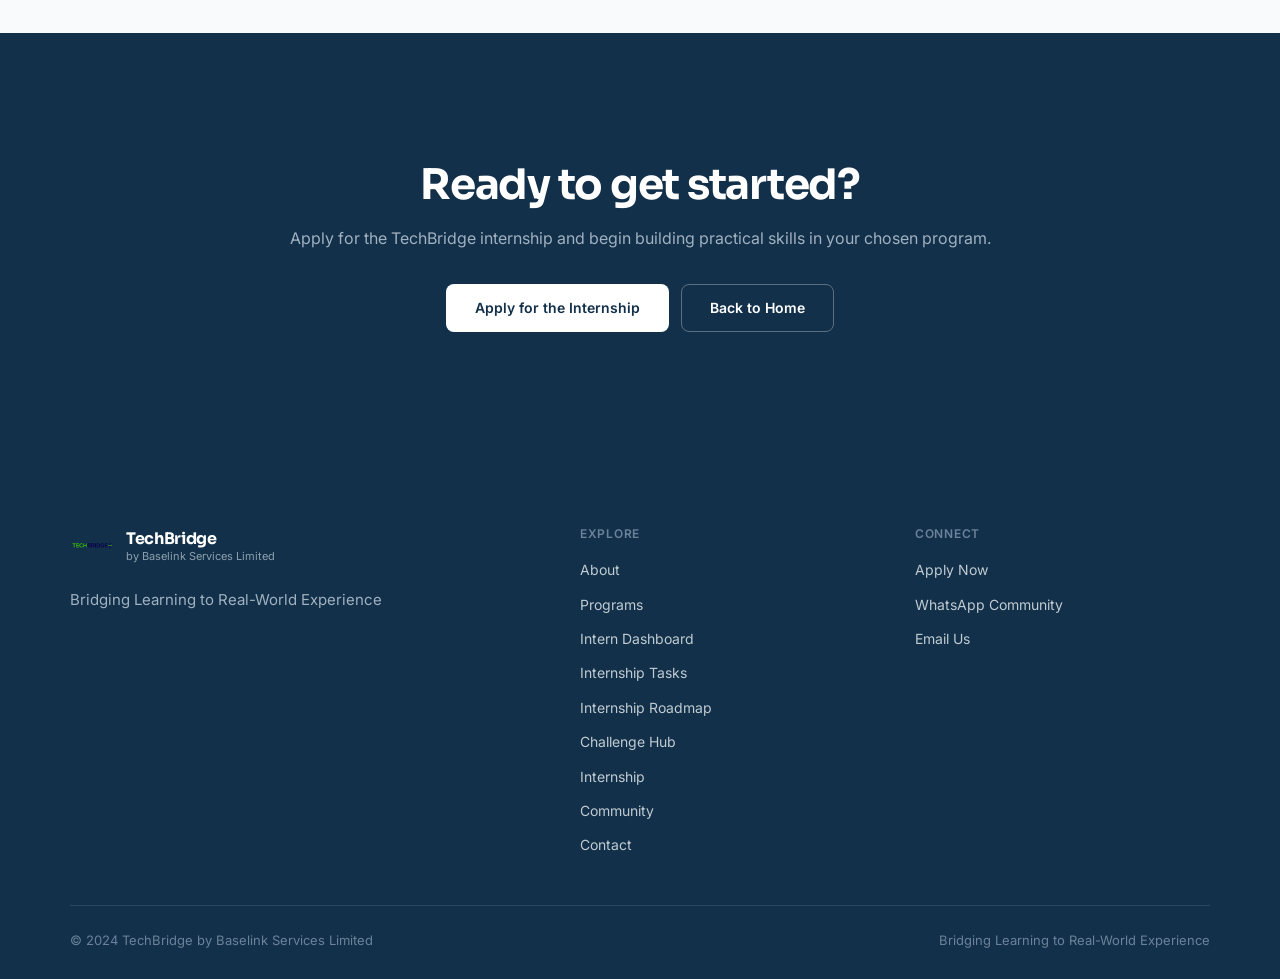
<file: programs.html>
<!DOCTYPE html>
<html lang="en">
<head>
  <meta charset="UTF-8" />
  <meta name="viewport" content="width=device-width, initial-scale=1.0" />
  <meta name="description" content="Explore TechBridge programs — Data Analytics and Web Development. Build practical skills through hands-on learning and real-world projects." />
  <title>Programs | TechBridge</title>
  <link rel="preconnect" href="https://fonts.googleapis.com" />
  <link rel="preconnect" href="https://fonts.gstatic.com" crossorigin />
  <link href="https://fonts.googleapis.com/css2?family=Inter:wght@400;500;600&family=Sora:wght@500;600;700&display=swap" rel="stylesheet" />
  <link rel="stylesheet" href="style.css" />
</head>
<body>

  <!-- Header -->
  <header class="site-header" id="top">
    <div class="container nav-wrap">
      <a class="brand" href="index.html" aria-label="TechBridge home">
        <img class="brand-logo" src="images/techbridge-logo.png" alt="TechBridge logo" />
        <span class="brand-text">
          <strong>TechBridge</strong>
          <small>by Baselink Services Limited</small>
        </span>
      </a>

      <input type="checkbox" id="nav-toggle" class="nav-toggle-input" hidden />
      <label for="nav-toggle" class="nav-toggle" aria-label="Toggle navigation">
        <span></span><span></span><span></span>
      </label>

      <nav class="main-nav" aria-label="Main navigation">
        <a href="index.html">Home</a>
        <a href="index.html#about">About</a>
        <a href="programs.html" class="active">Programs</a>
        <a href="dashboard.html">Dashboard</a>
        <div class="dropdown-wrap">
          <a class="nav-has-dropdown" role="button" tabindex="0" aria-haspopup="true">Explore</a>
          <div class="dropdown">
            <a href="tasks.html">Tasks</a>
            <a href="roadmap.html">Roadmap</a>
            <a href="challenges.html">Challenges</a>
            <a href="index.html#internship">Internship</a>
          </div>
        </div>
        <a href="index.html#community">Community</a>
        <a href="index.html#contact">Contact</a>
      </nav>

      <a class="btn btn-primary btn-sm nav-cta" href="https://forms.gle/8EbdSy5ttGfLZfjv5?utm_source=chatgpt.com" target="_blank" rel="noopener noreferrer">
        Apply Now
      </a>
    </div>
  </header>

  <!-- Main content -->
  <main>

    <section class="pg-hero">
      <div class="container pg-hero-inner reveal">
        <p class="label">OUR PROGRAMS</p>
        <h1>Build Skills That Matter</h1>
        <p class="pg-hero-desc">TechBridge offers focused, practical programs designed to help you develop real skills — not just theory. Choose the path that fits your goals and start building.</p>
      </div>
    </section>

    <section class="section pg-overview">
      <div class="container pg-overview-inner">
        <div class="pg-overview-left reveal">
          <p class="label">WHAT TO EXPECT</p>
          <h2>Practical learning, real results.</h2>
        </div>
        <div class="pg-overview-right reveal">
          <p class="pg-overview-lead">Each TechBridge program is designed around hands-on practice and project-based learning.</p>
          <p>You won't just read about concepts — you'll apply them through structured activities and real tasks, building the confidence and capability to take on practical challenges.</p>
        </div>
      </div>
    </section>

    <section class="section pg-program" id="data-analytics">
      <div class="container">
        <div class="pg-program-grid">
          <div class="pg-program-info reveal">
            <span class="pg-program-tag">Program 01</span>
            <h2>Data Analytics</h2>
            <p class="pg-program-desc">Learn how to work with data, clean it, analyse it, and turn it into useful insights. This program introduces you to practical data analysis skills that are valuable across industries.</p>
            <p class="pg-program-body">Whether you're looking to start a career in data or simply want to understand how data drives decisions, this program gives you the foundational skills to get there.</p>
            <a class="btn btn-primary" href="https://forms.gle/8EbdSy5ttGfLZfjv5?utm_source=chatgpt.com" target="_blank" rel="noopener noreferrer">
              Apply for This Program
            </a>
          </div>
          <div class="pg-program-skills reveal">
            <h3>Skills You'll Develop</h3>
            <ul class="pg-skill-list">
              <li>
                <span class="pg-skill-icon">
                  <svg width="20" height="20" viewBox="0 0 24 24" fill="none" stroke="currentColor" stroke-width="2" stroke-linecap="round" stroke-linejoin="round"><rect x="3" y="3" width="18" height="18" rx="2"/><line x1="3" y1="9" x2="21" y2="9"/><line x1="3" y1="15" x2="21" y2="15"/><line x1="9" y1="3" x2="9" y2="21"/><line x1="15" y1="3" x2="15" y2="21"/></svg>
                </span>
                <div>
                  <strong>Spreadsheet Analysis</strong>
                  <span>Organise, calculate, and analyse data using spreadsheets.</span>
                </div>
              </li>
              <li>
                <span class="pg-skill-icon">
                  <svg width="20" height="20" viewBox="0 0 24 24" fill="none" stroke="currentColor" stroke-width="2" stroke-linecap="round" stroke-linejoin="round"><path d="M12 2v20M2 12h20"/><circle cx="12" cy="12" r="3"/><path d="M17 7l-5 5-5-5"/></svg>
                </span>
                <div>
                  <strong>Data Cleaning</strong>
                  <span>Prepare and clean raw data for accurate analysis.</span>
                </div>
              </li>
              <li>
                <span class="pg-skill-icon">
                  <svg width="20" height="20" viewBox="0 0 24 24" fill="none" stroke="currentColor" stroke-width="2" stroke-linecap="round" stroke-linejoin="round"><ellipse cx="12" cy="5" rx="9" ry="3"/><path d="M21 12c0 1.66-4 3-9 3s-9-1.34-9-3"/><path d="M3 5v14c0 1.66 4 3 9 3s9-1.34 9-3V5"/></svg>
                </span>
                <div>
                  <strong>SQL</strong>
                  <span>Query and manage data using structured query language.</span>
                </div>
              </li>
              <li>
                <span class="pg-skill-icon">
                  <svg width="20" height="20" viewBox="0 0 24 24" fill="none" stroke="currentColor" stroke-width="2" stroke-linecap="round" stroke-linejoin="round"><rect x="3" y="3" width="18" height="18" rx="2"/><path d="M8 16l4-8 4 8"/><line x1="9.5" y1="14" x2="14.5" y2="14"/></svg>
                </span>
                <div>
                  <strong>Data Visualisation</strong>
                  <span>Create clear charts and visuals to communicate findings.</span>
                </div>
              </li>
              <li>
                <span class="pg-skill-icon">
                  <svg width="20" height="20" viewBox="0 0 24 24" fill="none" stroke="currentColor" stroke-width="2" stroke-linecap="round" stroke-linejoin="round"><circle cx="12" cy="12" r="10"/><path d="M12 6v6l4 2"/></svg>
                </span>
                <div>
                  <strong>Business-Focused Analysis</strong>
                  <span>Use data to support better business decisions.</span>
                </div>
              </li>
            </ul>
          </div>
        </div>
      </div>
    </section>

    <section class="section pg-program pg-program-alt" id="web-development">
      <div class="container">
        <div class="pg-program-grid pg-program-grid-reverse">
          <div class="pg-program-info reveal">
            <span class="pg-program-tag">Program 02</span>
            <h2>Web Development</h2>
            <p class="pg-program-desc">Learn how to build websites from scratch using core web technologies. This program introduces you to practical web development skills for creating real digital experiences.</p>
            <p class="pg-program-body">Whether you want to build your own projects or start a career in web development, this program equips you with the foundational skills to create functional, well-structured websites.</p>
            <a class="btn btn-primary" href="https://forms.gle/8EbdSy5ttGfLZfjv5?utm_source=chatgpt.com" target="_blank" rel="noopener noreferrer">
              Apply for This Program
            </a>
          </div>
          <div class="pg-program-skills reveal">
            <h3>Skills You'll Develop</h3>
            <ul class="pg-skill-list">
              <li>
                <span class="pg-skill-icon">
                  <svg width="20" height="20" viewBox="0 0 24 24" fill="none" stroke="currentColor" stroke-width="2" stroke-linecap="round" stroke-linejoin="round"><polyline points="16 18 22 12 16 6"/><polyline points="8 6 2 12 8 18"/></svg>
                </span>
                <div>
                  <strong>HTML</strong>
                  <span>Structure content and build the foundation of web pages.</span>
                </div>
              </li>
              <li>
                <span class="pg-skill-icon">
                  <svg width="20" height="20" viewBox="0 0 24 24" fill="none" stroke="currentColor" stroke-width="2" stroke-linecap="round" stroke-linejoin="round"><circle cx="12" cy="12" r="10"/><path d="M8 12h8"/><path d="M12 8v8"/></svg>
                </span>
                <div>
                  <strong>CSS</strong>
                  <span>Style and design the visual appearance of websites.</span>
                </div>
              </li>
              <li>
                <span class="pg-skill-icon">
                  <svg width="20" height="20" viewBox="0 0 24 24" fill="none" stroke="currentColor" stroke-width="2" stroke-linecap="round" stroke-linejoin="round"><rect x="2" y="3" width="20" height="14" rx="2"/><line x1="8" y1="21" x2="16" y2="21"/><line x1="12" y1="17" x2="12" y2="21"/></svg>
                </span>
                <div>
                  <strong>JavaScript</strong>
                  <span>Add interactivity and dynamic behaviour to websites.</span>
                </div>
              </li>
              <li>
                <span class="pg-skill-icon">
                  <svg width="20" height="20" viewBox="0 0 24 24" fill="none" stroke="currentColor" stroke-width="2" stroke-linecap="round" stroke-linejoin="round"><path d="M9 19c-5 1.5-5-2.5-7-3m14 6v-3.87a3.37 3.37 0 0 0-.94-2.61c3.14-.35 6.44-1.54 6.44-7A5.44 5.44 0 0 0 20 4.77 5.07 5.07 0 0 0 19.91 1S18.73.65 16 2.48a13.38 13.38 0 0 0-7 0C6.27.65 5.09 1 5.09 1A5.07 5.07 0 0 0 5 4.77a5.44 5.44 0 0 0-1.5 3.78c0 5.42 3.3 6.61 6.44 7A3.37 3.37 0 0 0 9 18.13V22"/></svg>
                </span>
                <div>
                  <strong>Git &amp; GitHub</strong>
                  <span>Track changes and collaborate on code using version control.</span>
                </div>
              </li>
              <li>
                <span class="pg-skill-icon">
                  <svg width="20" height="20" viewBox="0 0 24 24" fill="none" stroke="currentColor" stroke-width="2" stroke-linecap="round" stroke-linejoin="round"><path d="M2 3h6a4 4 0 0 1 4 4v14a3 3 0 0 0-3-3H2z"/><path d="M22 3h-6a4 4 0 0 0-4 4v14a3 3 0 0 1 3-3h7z"/></svg>
                </span>
                <div>
                  <strong>Building Web Projects</strong>
                  <span>Plan, build, and deploy complete web projects.</span>
                </div>
              </li>
            </ul>
          </div>
        </div>
      </div>
    </section>

    <section class="section pg-compare">
      <div class="container">
        <div class="section-header-centered reveal">
          <p class="label">COMPARE PROGRAMS</p>
          <h2>Which Program Is Right for You?</h2>
        </div>
        <!-- Program comparison -->
        <div class="pg-compare-grid reveal-child">
          <div class="pg-compare-card">
            <div class="pg-compare-header">
              <h3>Data Analytics</h3>
              <p>Working with data and extracting insights.</p>
            </div>
            <div class="pg-compare-body">
              <div class="pg-compare-item">
                <strong>Focus</strong>
                <span>Analyse data to find patterns and insights.</span>
              </div>
              <div class="pg-compare-item">
                <strong>Tools</strong>
                <span>Spreadsheets, SQL, data visualisation tools.</span>
              </div>
              <div class="pg-compare-item">
                <strong>Outcome</strong>
                <span>Ability to clean, analyse, and present data effectively.</span>
              </div>
              <div class="pg-compare-item">
                <strong>Best For</strong>
                <span>Anyone interested in understanding and working with data.</span>
              </div>
              <a class="btn btn-primary pg-compare-btn" href="https://forms.gle/8EbdSy5ttGfLZfjv5?utm_source=chatgpt.com" target="_blank" rel="noopener noreferrer">
                Enroll Now
              </a>
            </div>
          </div>
          <div class="pg-compare-card">
            <div class="pg-compare-header">
              <h3>Web Development</h3>
              <p>Designing and building websites and web applications.</p>
            </div>
            <div class="pg-compare-body">
              <div class="pg-compare-item">
                <strong>Focus</strong>
                <span>Build functional, visually engaging websites.</span>
              </div>
              <div class="pg-compare-item">
                <strong>Tools</strong>
                <span>HTML, CSS, JavaScript, Git/GitHub.</span>
              </div>
              <div class="pg-compare-item">
                <strong>Outcome</strong>
                <span>Ability to plan, build, and deploy web projects.</span>
              </div>
              <div class="pg-compare-item">
                <strong>Best For</strong>
                <span>Anyone interested in creating websites and digital experiences.</span>
              </div>
              <a class="btn btn-primary pg-compare-btn" href="https://forms.gle/8EbdSy5ttGfLZfjv5?utm_source=chatgpt.com" target="_blank" rel="noopener noreferrer">
                Enroll Now
              </a>
            </div>
          </div>
        </div>
      </div>
    </section>

    <section class="cta">
      <div class="container cta-inner reveal">
        <h2>Ready to get started?</h2>
        <p>Apply for the TechBridge internship and begin building practical skills in your chosen program.</p>
        <div class="cta-actions">
          <a class="btn btn-white" href="https://forms.gle/8EbdSy5ttGfLZfjv5?utm_source=chatgpt.com" target="_blank" rel="noopener noreferrer">
            Apply for the Internship
          </a>
          <a class="btn btn-outline-white" href="index.html">
            Back to Home
          </a>
        </div>
      </div>
    </section>

  </main>

  <!-- Footer -->
  <footer class="site-footer">
    <div class="container footer-top">
      <div class="footer-brand">
        <a class="brand" href="index.html">
          <img class="brand-logo" src="images/techbridge-logo.png" alt="TechBridge logo" />
          <span class="brand-text">
            <strong>TechBridge</strong>
            <small>by Baselink Services Limited</small>
          </span>
        </a>
        <p class="footer-tagline">Bridging Learning to Real-World Experience</p>
      </div>
      <div class="footer-links">
        <div class="footer-col">
          <span class="footer-col-title">Explore</span>
          <a href="index.html#about">About</a>
          <a href="programs.html">Programs</a>
          <a href="dashboard.html">Intern Dashboard</a>
          <a href="tasks.html">Internship Tasks</a>
          <a href="roadmap.html">Internship Roadmap</a>
          <a href="challenges.html">Challenge Hub</a>
          <a href="index.html#internship">Internship</a>
          <a href="index.html#community">Community</a>
          <a href="index.html#contact">Contact</a>
        </div>
        <div class="footer-col">
          <span class="footer-col-title">Connect</span>
          <a href="https://forms.gle/8EbdSy5ttGfLZfjv5?utm_source=chatgpt.com" target="_blank" rel="noopener noreferrer">Apply Now</a>
          <a href="https://chat.whatsapp.com/FqpBvYS4oaK32cXDxc8JIS?utm_source=chatgpt.com" target="_blank" rel="noopener noreferrer">WhatsApp Community</a>
          <a href="mailto:techbridgebaslink@gmail.com">Email Us</a>
        </div>
      </div>
    </div>
    <div class="container footer-bottom">
      <span>&copy; 2024 TechBridge by Baselink Services Limited</span>
      <span>Bridging Learning to Real-World Experience</span>
    </div>
  </footer>

  <script>
    // Reveal-on-scroll: observe, then unobserve once revealed.
    const io = new IntersectionObserver((entries) => {
      entries.forEach(e => { if (e.isIntersecting) { e.target.classList.add('revealed'); io.unobserve(e.target); } });
    }, { threshold: 0.15 });
    document.querySelectorAll('.reveal, .reveal-child').forEach(el => io.observe(el));
  </script>

</body>
</html>
</file>
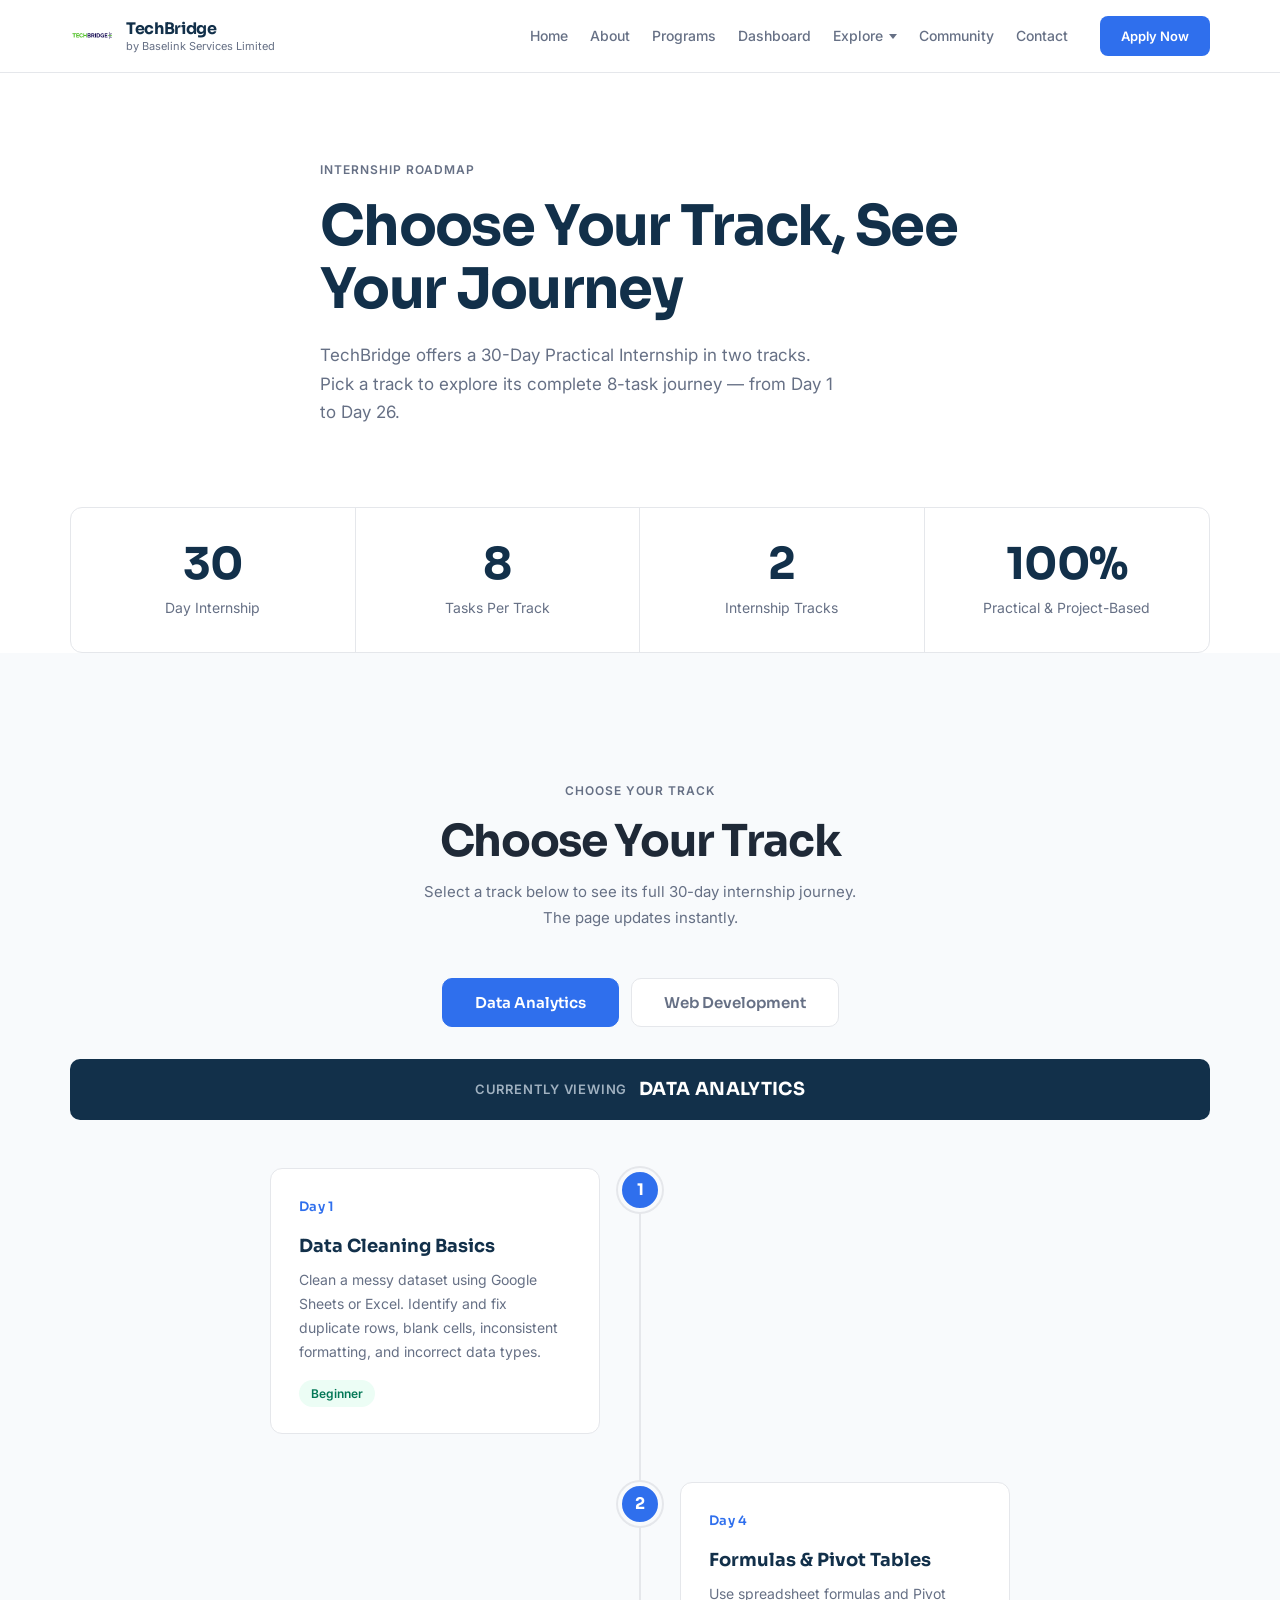
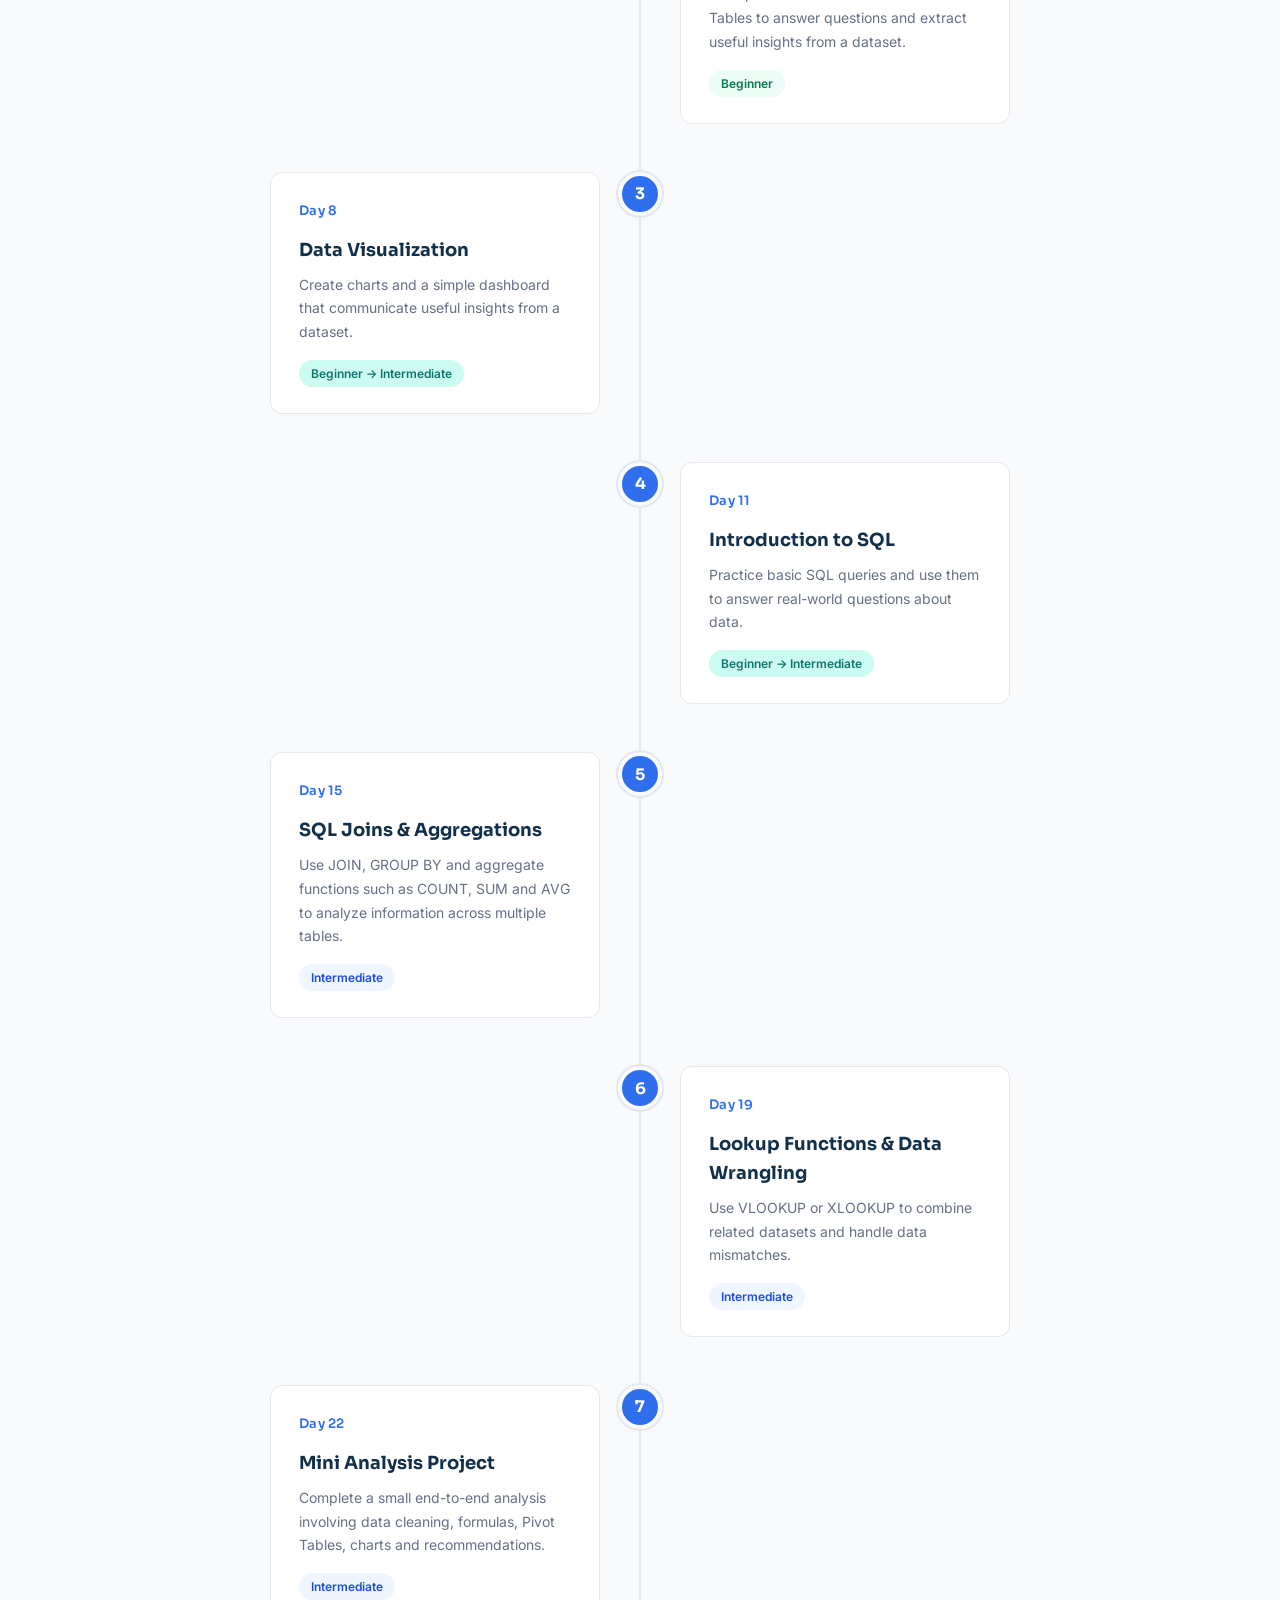
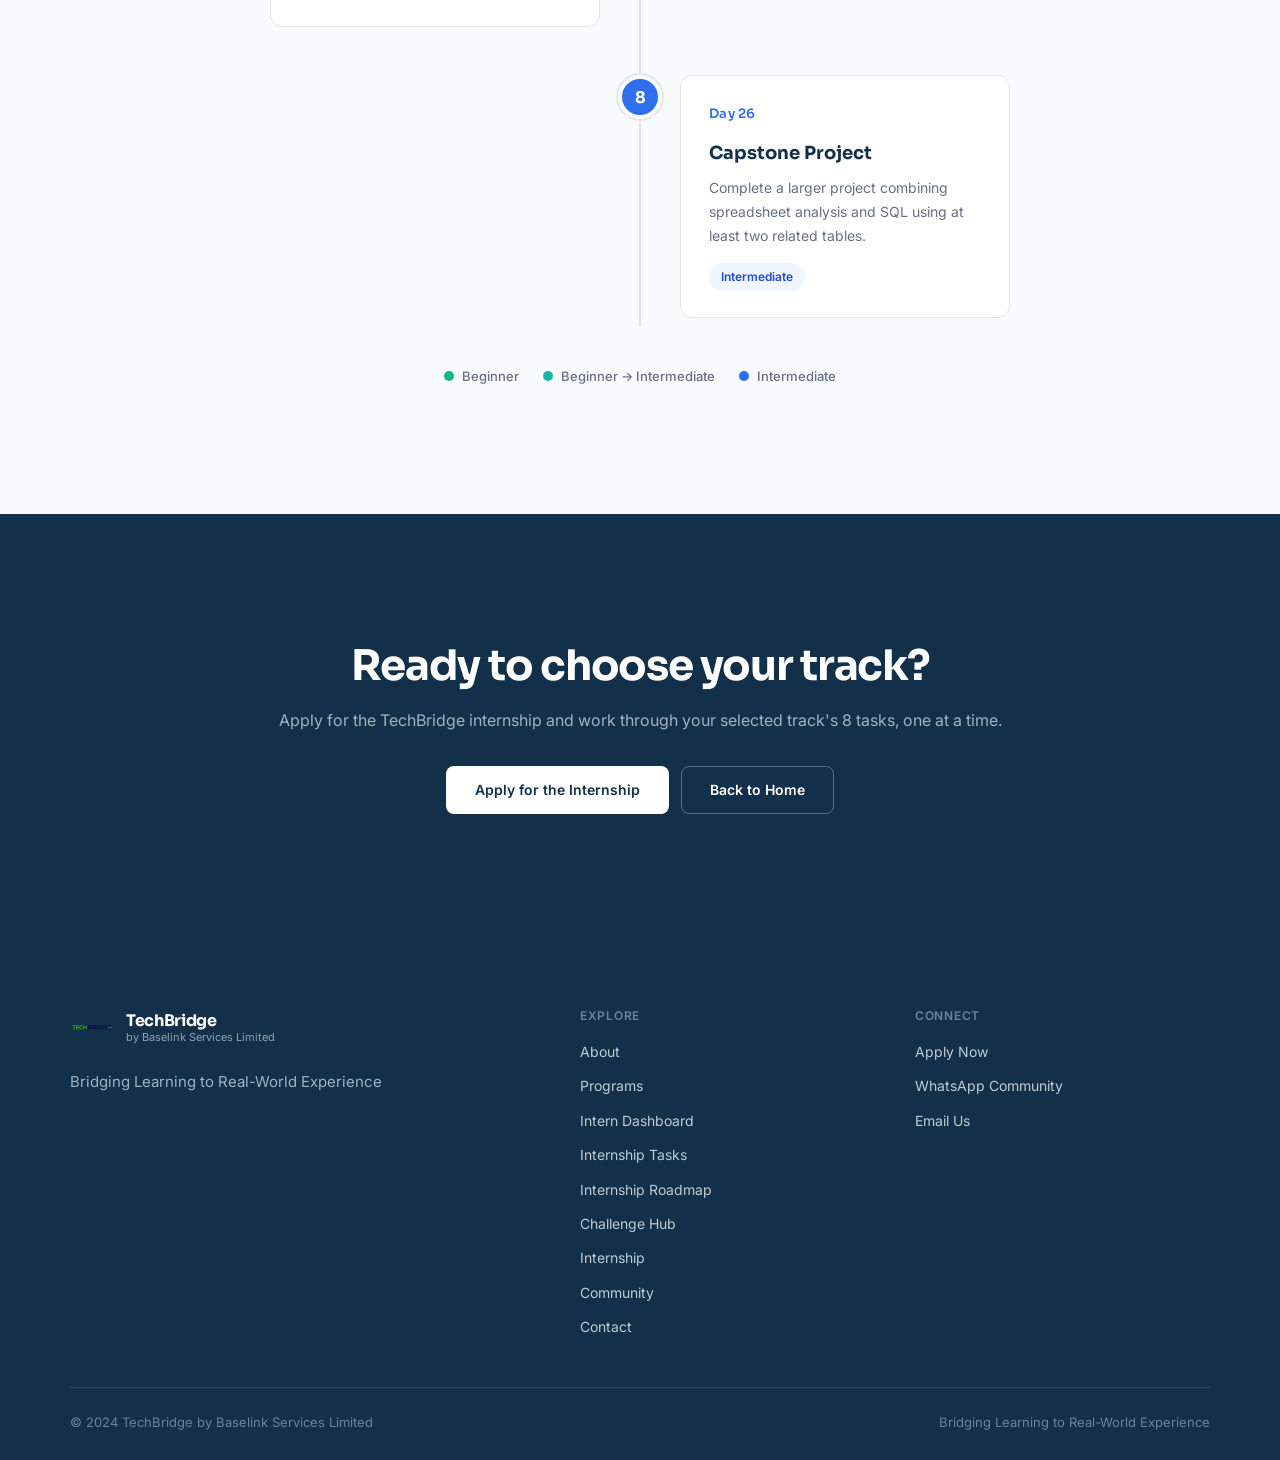
<file: roadmap.html>
<!DOCTYPE html>
<html lang="en">
<head>
  <meta charset="UTF-8" />
  <meta name="viewport" content="width=device-width, initial-scale=1.0" />
  <meta name="description" content="Explore the TechBridge Interactive Internship Roadmap — switch between the Data Analytics and Web Development tracks and see their complete 30-day task journeys." />
  <title>Internship Roadmap | TechBridge</title>
  <link rel="preconnect" href="https://fonts.googleapis.com" />
  <link rel="preconnect" href="https://fonts.gstatic.com" crossorigin />
  <link href="https://fonts.googleapis.com/css2?family=Inter:wght@400;500;600&family=Sora:wght@500;600;700&display=swap" rel="stylesheet" />
  <link rel="stylesheet" href="style.css" />
</head>
<body>

  <!-- Header -->
  <header class="site-header" id="top">
    <div class="container nav-wrap">
      <a class="brand" href="index.html" aria-label="TechBridge home">
        <img class="brand-logo" src="images/techbridge-logo.png" alt="TechBridge logo" />
        <span class="brand-text">
          <strong>TechBridge</strong>
          <small>by Baselink Services Limited</small>
        </span>
      </a>

      <input type="checkbox" id="nav-toggle" class="nav-toggle-input" hidden />
      <label for="nav-toggle" class="nav-toggle" aria-label="Toggle navigation">
        <span></span><span></span><span></span>
      </label>

      <nav class="main-nav" aria-label="Main navigation">
        <a href="index.html">Home</a>
        <a href="index.html#about">About</a>
        <a href="programs.html">Programs</a>
        <a href="dashboard.html">Dashboard</a>
        <div class="dropdown-wrap">
          <a class="nav-has-dropdown" role="button" tabindex="0" aria-haspopup="true">Explore</a>
          <div class="dropdown">
            <a href="tasks.html">Tasks</a>
            <a href="roadmap.html" class="active">Roadmap</a>
            <a href="challenges.html">Challenges</a>
            <a href="index.html#internship">Internship</a>
          </div>
        </div>
        <a href="index.html#community">Community</a>
        <a href="index.html#contact">Contact</a>
      </nav>

      <a class="btn btn-primary btn-sm nav-cta" href="https://forms.gle/8EbdSy5ttGfLZfjv5?utm_source=chatgpt.com" target="_blank" rel="noopener noreferrer">
        Apply Now
      </a>
    </div>
  </header>

  <!-- Main content -->
  <main>

    <section class="pg-hero">
      <div class="container pg-hero-inner reveal">
        <p class="label">INTERNSHIP ROADMAP</p>
        <h1>Choose Your Track, See Your Journey</h1>
        <p class="pg-hero-desc">TechBridge offers a 30-Day Practical Internship in two tracks. Pick a track to explore its complete 8-task journey — from Day 1 to Day 26.</p>
      </div>
    </section>

    <section class="section ts-stats">
      <div class="container ts-stats-grid">
        <div class="ts-stat reveal">
          <strong>30</strong>
          <span>Day Internship</span>
        </div>
        <div class="ts-stat reveal">
          <strong>8</strong>
          <span>Tasks Per Track</span>
        </div>
        <div class="ts-stat reveal">
          <strong>2</strong>
          <span>Internship Tracks</span>
        </div>
        <div class="ts-stat reveal">
          <strong>100%</strong>
          <span>Practical &amp; Project-Based</span>
        </div>
      </div>
    </section>

    <section class="section roadmap" id="roadmap">
      <div class="container">
        <div class="section-header-centered reveal">
          <p class="label">CHOOSE YOUR TRACK</p>
          <h2>Choose Your Track</h2>
          <p class="tasks-intro">Select a track below to see its full 30-day internship journey. The page updates instantly.</p>
        </div>

        <!-- Track selection controls -->
        <div class="track-switch reveal">
          <button class="track-btn active" type="button" data-track="data-analytics">Data Analytics</button>
          <button class="track-btn" type="button" data-track="web-development">Web Development</button>
        </div>

        <div class="track-current reveal">
          <span class="track-current-label">Currently Viewing</span>
          <span class="track-current-name" id="track-name">Data Analytics</span>
        </div>

        <!-- Rendering target for the selected track's tasks -->
        <div class="timeline reveal" id="timeline"></div>

        <div class="legend reveal">
          <span class="legend-item"><i class="legend-dot dot-beginner"></i> Beginner</span>
          <span class="legend-item"><i class="legend-dot dot-progress"></i> Beginner &rarr; Intermediate</span>
          <span class="legend-item"><i class="legend-dot dot-intermediate"></i> Intermediate</span>
        </div>
      </div>
    </section>

    <section class="cta">
      <div class="container cta-inner reveal">
        <h2>Ready to choose your track?</h2>
        <p>Apply for the TechBridge internship and work through your selected track's 8 tasks, one at a time.</p>
        <div class="cta-actions">
          <a class="btn btn-white" href="https://forms.gle/8EbdSy5ttGfLZfjv5?utm_source=chatgpt.com" target="_blank" rel="noopener noreferrer">
            Apply for the Internship
          </a>
          <a class="btn btn-outline-white" href="index.html">
            Back to Home
          </a>
        </div>
      </div>
    </section>

  </main>

  <!-- Footer -->
  <footer class="site-footer">
    <div class="container footer-top">
      <div class="footer-brand">
        <a class="brand" href="index.html">
          <img class="brand-logo" src="images/techbridge-logo.png" alt="TechBridge logo" />
          <span class="brand-text">
            <strong>TechBridge</strong>
            <small>by Baselink Services Limited</small>
          </span>
        </a>
        <p class="footer-tagline">Bridging Learning to Real-World Experience</p>
      </div>
      <div class="footer-links">
        <div class="footer-col">
          <span class="footer-col-title">Explore</span>
          <a href="index.html#about">About</a>
          <a href="programs.html">Programs</a>
          <a href="dashboard.html">Intern Dashboard</a>
          <a href="tasks.html">Internship Tasks</a>
          <a href="roadmap.html">Internship Roadmap</a>
          <a href="challenges.html">Challenge Hub</a>
          <a href="index.html#internship">Internship</a>
          <a href="index.html#community">Community</a>
          <a href="index.html#contact">Contact</a>
        </div>
        <div class="footer-col">
          <span class="footer-col-title">Connect</span>
          <a href="https://forms.gle/8EbdSy5ttGfLZfjv5?utm_source=chatgpt.com" target="_blank" rel="noopener noreferrer">Apply Now</a>
          <a href="https://chat.whatsapp.com/FqpBvYS4oaK32cXDxc8JIS?utm_source=chatgpt.com" target="_blank" rel="noopener noreferrer">WhatsApp Community</a>
          <a href="mailto:techbridgebaslink@gmail.com">Email Us</a>
        </div>
      </div>
    </div>
    <div class="container footer-bottom">
      <span>&copy; 2024 TechBridge by Baselink Services Limited</span>
      <span>Bridging Learning to Real-World Experience</span>
    </div>
  </footer>

  <script>
    // Track definitions — each key holds a label and array of task objects.
    const tracks = {
      'data-analytics': {
        name: 'Data Analytics',
        tasks: [
          { num: 1, title: 'Data Cleaning Basics', day: 1, desc: 'Clean a messy dataset using Google Sheets or Excel. Identify and fix duplicate rows, blank cells, inconsistent formatting, and incorrect data types.', difficulty: 'Beginner' },
          { num: 2, title: 'Formulas & Pivot Tables', day: 4, desc: 'Use spreadsheet formulas and Pivot Tables to answer questions and extract useful insights from a dataset.', difficulty: 'Beginner' },
          { num: 3, title: 'Data Visualization', day: 8, desc: 'Create charts and a simple dashboard that communicate useful insights from a dataset.', difficulty: 'Beginner \u2192 Intermediate' },
          { num: 4, title: 'Introduction to SQL', day: 11, desc: 'Practice basic SQL queries and use them to answer real-world questions about data.', difficulty: 'Beginner \u2192 Intermediate' },
          { num: 5, title: 'SQL Joins & Aggregations', day: 15, desc: 'Use JOIN, GROUP BY and aggregate functions such as COUNT, SUM and AVG to analyze information across multiple tables.', difficulty: 'Intermediate' },
          { num: 6, title: 'Lookup Functions & Data Wrangling', day: 19, desc: 'Use VLOOKUP or XLOOKUP to combine related datasets and handle data mismatches.', difficulty: 'Intermediate' },
          { num: 7, title: 'Mini Analysis Project', day: 22, desc: 'Complete a small end-to-end analysis involving data cleaning, formulas, Pivot Tables, charts and recommendations.', difficulty: 'Intermediate' },
          { num: 8, title: 'Capstone Project', day: 26, desc: 'Complete a larger project combining spreadsheet analysis and SQL using at least two related tables.', difficulty: 'Intermediate' }
        ]
      },
      'web-development': {
        name: 'Web Development',
        tasks: [
          { num: 1, title: 'Build the TechBridge Homepage', day: 1, desc: 'Create the first version of the TechBridge website using HTML and CSS.', difficulty: 'Beginner' },
          { num: 2, title: 'Build the TechBridge Programs Experience', day: 4, desc: "Create a Programs experience presenting TechBridge's available learning programs.", difficulty: 'Beginner' },
          { num: 3, title: 'Build the Internship Tasks Experience', day: 8, desc: 'Create an interface that presents the TechBridge internship tasks and helps users understand the internship journey.', difficulty: 'Beginner \u2192 Intermediate' },
          { num: 4, title: 'Build an Interactive Internship Roadmap', day: 11, desc: 'Use JavaScript to allow visitors to switch between the Data Analytics and Web Development internship tracks.', difficulty: 'Beginner \u2192 Intermediate' },
          { num: 5, title: 'Build the Intern Registration Experience', day: 15, desc: 'Create a professional registration and onboarding interface for TechBridge interns.', difficulty: 'Intermediate' },
          { num: 6, title: 'Build the Task Submission System', day: 19, desc: 'Create an interface through which interns can prepare and submit their task work.', difficulty: 'Intermediate' },
          { num: 7, title: 'Build the Intern Dashboard', day: 22, desc: 'Create a dashboard where an intern can view their profile, progress, tasks and submissions.', difficulty: 'Intermediate' },
          { num: 8, title: 'Build the Complete TechBridge Internship Platform', day: 26, desc: 'Combine the different components created during the internship into a complete TechBridge platform.', difficulty: 'Intermediate' }
        ]
      }
    };

    // Currently selected track — defaults to Data Analytics.
    let currentTrack = 'data-analytics';

    // DOM refs used on every render cycle.
    const timelineEl = document.getElementById('timeline');
    const trackNameEl = document.getElementById('track-name');

    // Map difficulty label to its badge CSS class.
    function difficultyClass(level) {
      if (level === 'Beginner') { return 'difficulty-beginner'; }
      if (level === 'Beginner \u2192 Intermediate') { return 'difficulty-mid'; }
      if (level === 'Intermediate') { return 'difficulty-intermediate'; }
      return 'difficulty-intermediate';
    }

    // Rebuild the timeline HTML for the selected track.
    function renderTrack(trackKey) {
      const track = tracks[trackKey];

      if (!track) { return; }

      currentTrack = trackKey;

      trackNameEl.textContent = track.name;

      timelineEl.innerHTML = track.tasks.map(function (task) {
        return '' +
          '<article class="timeline-item">' +
            '<div class="timeline-node">' + task.num + '</div>' +
            '<div class="timeline-card">' +
              '<div class="timeline-card-top"><span class="task-day">Day ' + task.day + '</span></div>' +
              '<h3>' + task.title + '</h3>' +
              '<p>' + task.desc + '</p>' +
              '<span class="difficulty ' + difficultyClass(task.difficulty) + '">' + task.difficulty + '</span>' +
            '</div>' +
          '</article>';
      }).join('');

      document.querySelectorAll('.track-btn').forEach(function (btn) {
        if (btn.dataset.track === trackKey) {
          btn.classList.add('active');
        } else {
          btn.classList.remove('active');
        }
      });
    }

    // Attach click handlers to the track switch buttons.
    const trackButtons = document.querySelectorAll('.track-btn');
    trackButtons.forEach(function (btn) {
      btn.addEventListener('click', function () {
        renderTrack(btn.dataset.track);
      });
    });

    // Draw the default track on first load.
    renderTrack(currentTrack);

    // Reveal-on-scroll: observe, then unobserve once revealed.
    const io = new IntersectionObserver((entries) => {
      entries.forEach(e => { if (e.isIntersecting) { e.target.classList.add('revealed'); io.unobserve(e.target); } });
    }, { threshold: 0.15 });
    document.querySelectorAll('.reveal, .reveal-child').forEach(el => io.observe(el));
  </script>

</body>
</html>
</file>
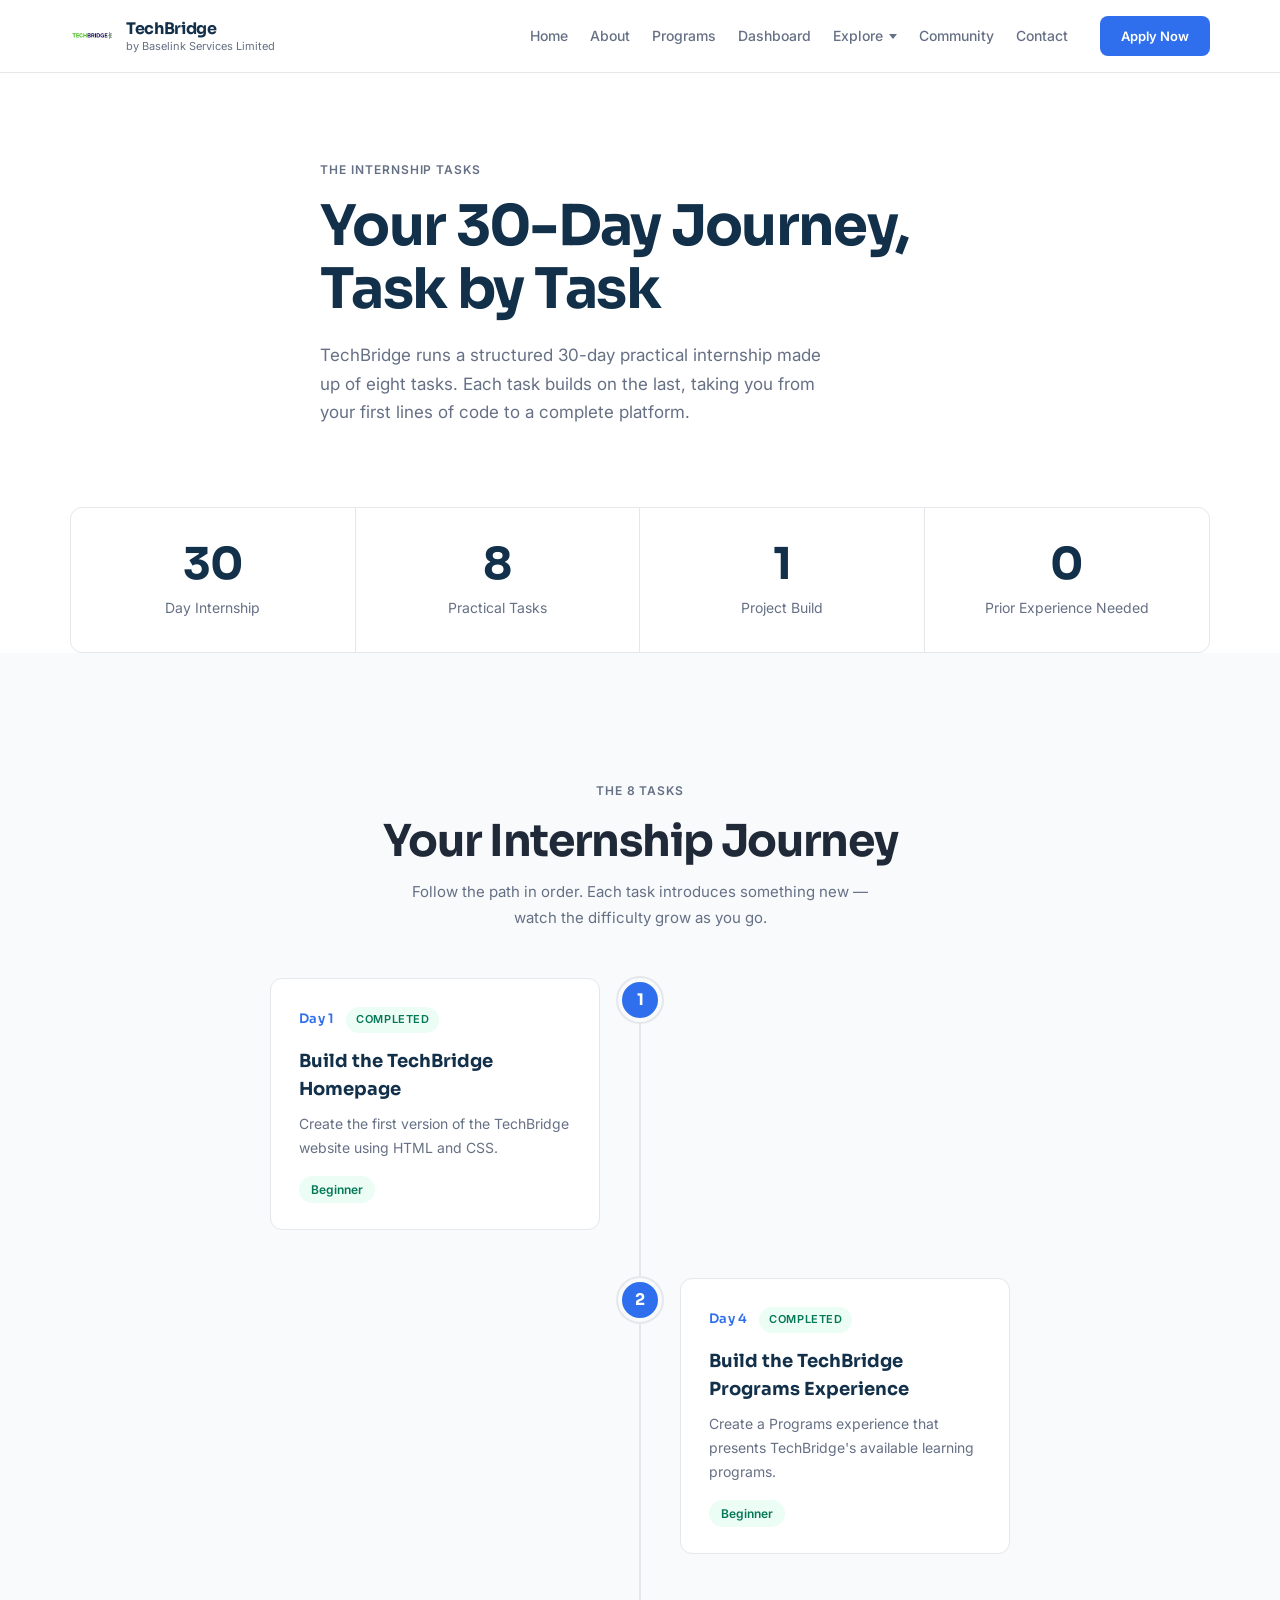
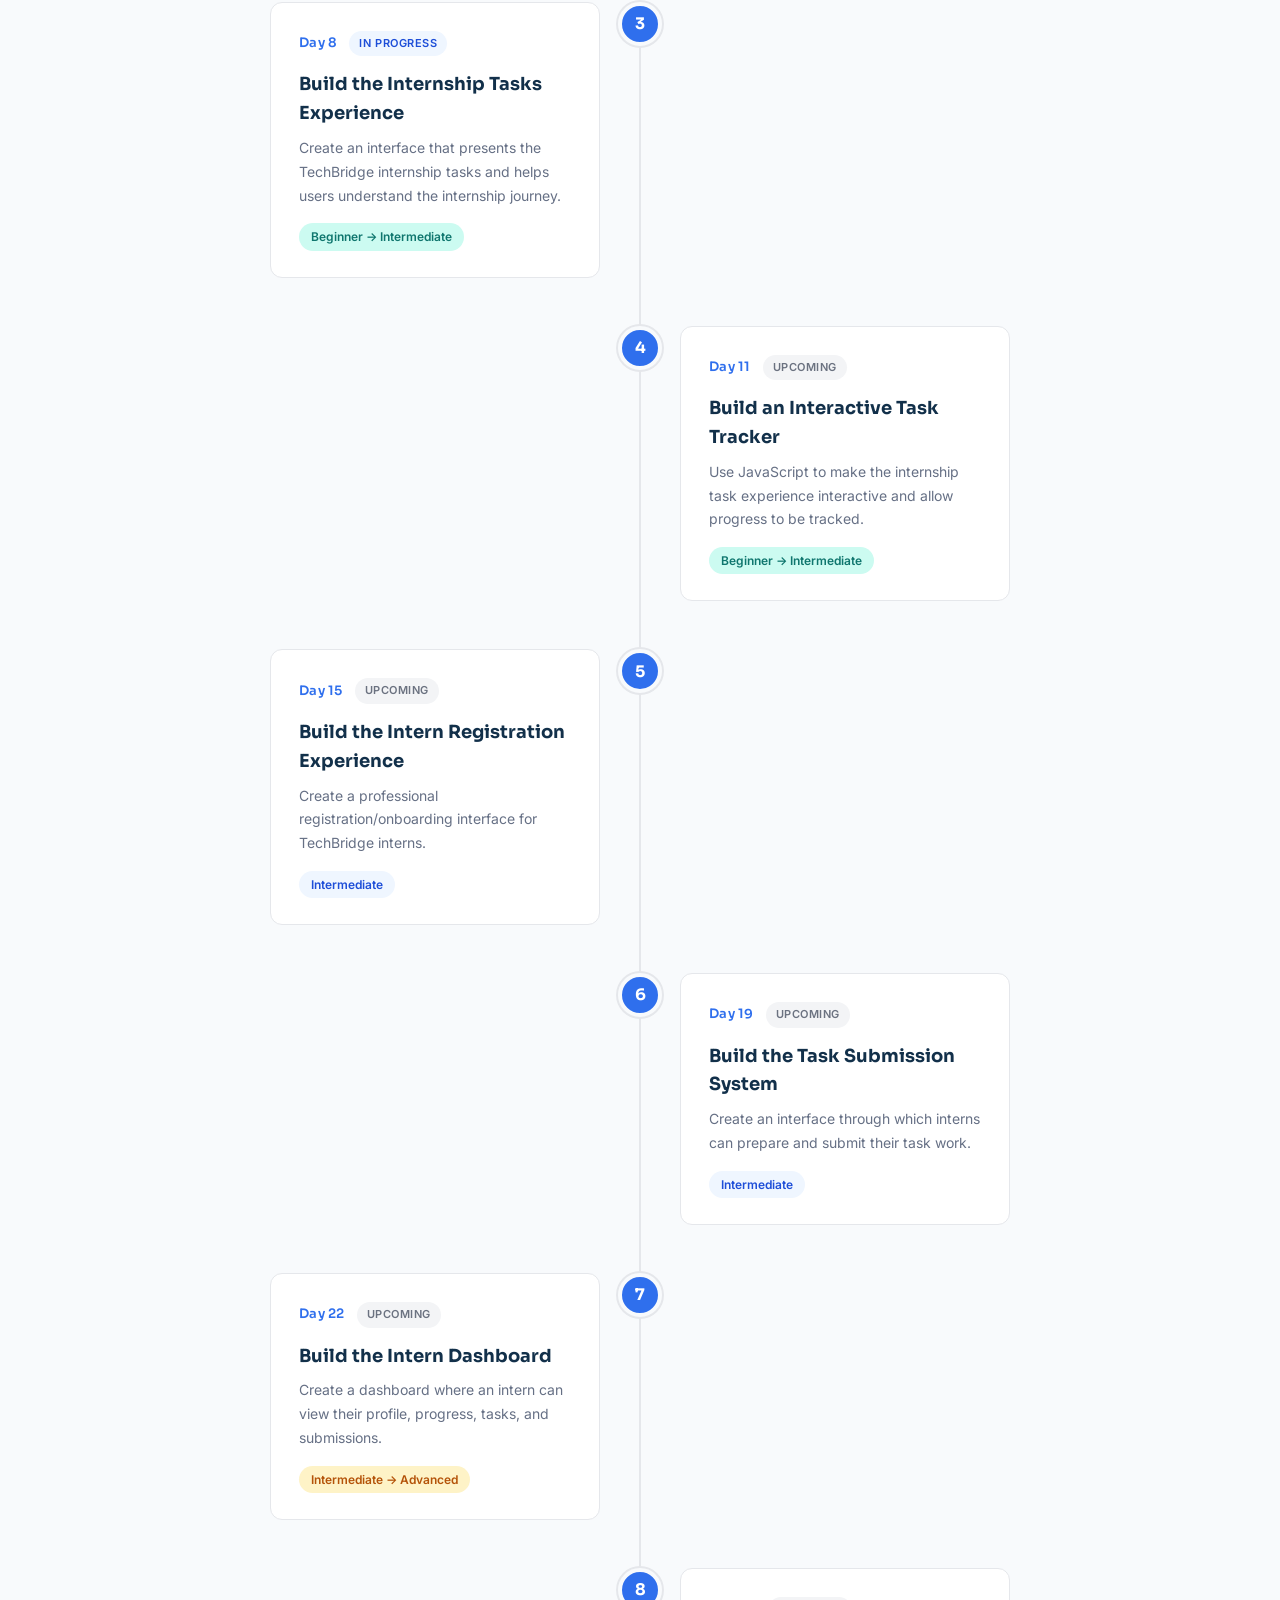
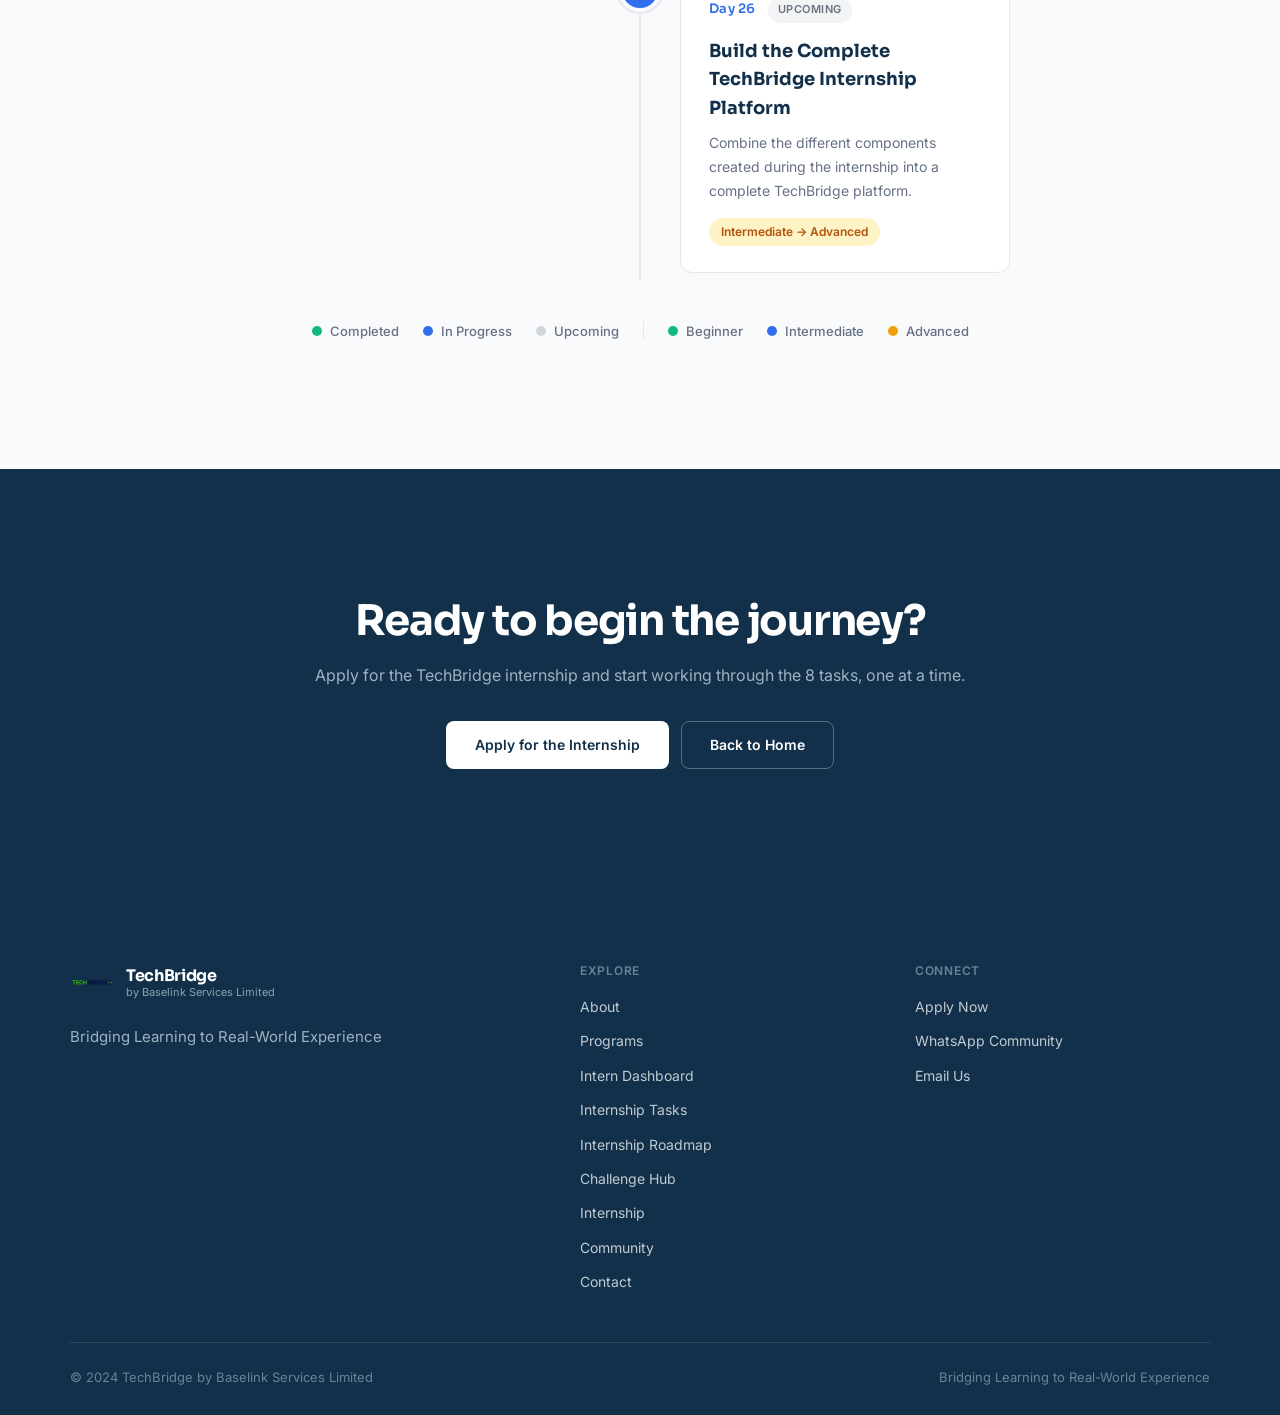
<file: tasks.html>
<!DOCTYPE html>
<html lang="en">
<head>
  <meta charset="UTF-8" />
  <meta name="viewport" content="width=device-width, initial-scale=1.0" />
  <meta name="description" content="Explore the TechBridge 30-day internship journey — 8 practical tasks that build your web development skills from beginner to advanced." />
  <title>Internship Tasks | TechBridge</title>
  <link rel="preconnect" href="https://fonts.googleapis.com" />
  <link rel="preconnect" href="https://fonts.gstatic.com" crossorigin />
  <link href="https://fonts.googleapis.com/css2?family=Inter:wght@400;500;600&family=Sora:wght@500;600;700&display=swap" rel="stylesheet" />
  <link rel="stylesheet" href="style.css" />
</head>
<body>

  <!-- Header -->
  <header class="site-header" id="top">
    <div class="container nav-wrap">
      <a class="brand" href="index.html" aria-label="TechBridge home">
        <img class="brand-logo" src="images/techbridge-logo.png" alt="TechBridge logo" />
        <span class="brand-text">
          <strong>TechBridge</strong>
          <small>by Baselink Services Limited</small>
        </span>
      </a>

      <input type="checkbox" id="nav-toggle" class="nav-toggle-input" hidden />
      <label for="nav-toggle" class="nav-toggle" aria-label="Toggle navigation">
        <span></span><span></span><span></span>
      </label>

      <nav class="main-nav" aria-label="Main navigation">
        <a href="index.html">Home</a>
        <a href="index.html#about">About</a>
        <a href="programs.html">Programs</a>
        <a href="dashboard.html">Dashboard</a>
        <div class="dropdown-wrap">
          <a class="nav-has-dropdown" role="button" tabindex="0" aria-haspopup="true">Explore</a>
          <div class="dropdown">
            <a href="tasks.html" class="active">Tasks</a>
            <a href="roadmap.html">Roadmap</a>
            <a href="challenges.html">Challenges</a>
            <a href="index.html#internship">Internship</a>
          </div>
        </div>
        <a href="index.html#community">Community</a>
        <a href="index.html#contact">Contact</a>
      </nav>

      <a class="btn btn-primary btn-sm nav-cta" href="https://forms.gle/8EbdSy5ttGfLZfjv5?utm_source=chatgpt.com" target="_blank" rel="noopener noreferrer">
        Apply Now
      </a>
    </div>
  </header>

  <!-- Main content -->
  <main>

    <section class="pg-hero">
      <div class="container pg-hero-inner reveal">
        <p class="label">THE INTERNSHIP TASKS</p>
        <h1>Your 30-Day Journey, Task by Task</h1>
        <p class="pg-hero-desc">TechBridge runs a structured 30-day practical internship made up of eight tasks. Each task builds on the last, taking you from your first lines of code to a complete platform.</p>
      </div>
    </section>

    <section class="section ts-stats">
      <div class="container ts-stats-grid">
        <div class="ts-stat reveal">
          <strong>30</strong>
          <span>Day Internship</span>
        </div>
        <div class="ts-stat reveal">
          <strong>8</strong>
          <span>Practical Tasks</span>
        </div>
        <div class="ts-stat reveal">
          <strong>1</strong>
          <span>Project Build</span>
        </div>
        <div class="ts-stat reveal">
          <strong>0</strong>
          <span>Prior Experience Needed</span>
        </div>
      </div>
    </section>

    <section class="section tasks" id="tasks">
      <div class="container">
        <div class="section-header-centered reveal">
          <p class="label">THE 8 TASKS</p>
          <h2>Your Internship Journey</h2>
          <p class="tasks-intro">Follow the path in order. Each task introduces something new — watch the difficulty grow as you go.</p>
        </div>

        <!-- Internship journey timeline -->
        <div class="timeline reveal-child">

          <article class="timeline-item">
            <div class="timeline-node">1</div>
            <div class="timeline-card">
              <div class="timeline-card-top">
                <span class="task-day">Day 1</span>
                <span class="task-status status-completed">Completed</span>
              </div>
              <h3>Build the TechBridge Homepage</h3>
              <p>Create the first version of the TechBridge website using HTML and CSS.</p>
              <span class="difficulty difficulty-beginner">Beginner</span>
            </div>
          </article>

          <article class="timeline-item">
            <div class="timeline-node">2</div>
            <div class="timeline-card">
              <div class="timeline-card-top">
                <span class="task-day">Day 4</span>
                <span class="task-status status-completed">Completed</span>
              </div>
              <h3>Build the TechBridge Programs Experience</h3>
              <p>Create a Programs experience that presents TechBridge's available learning programs.</p>
              <span class="difficulty difficulty-beginner">Beginner</span>
            </div>
          </article>

          <article class="timeline-item">
            <div class="timeline-node">3</div>
            <div class="timeline-card">
              <div class="timeline-card-top">
                <span class="task-day">Day 8</span>
                <span class="task-status status-current">In Progress</span>
              </div>
              <h3>Build the Internship Tasks Experience</h3>
              <p>Create an interface that presents the TechBridge internship tasks and helps users understand the internship journey.</p>
              <span class="difficulty difficulty-mid">Beginner &rarr; Intermediate</span>
            </div>
          </article>

          <article class="timeline-item">
            <div class="timeline-node">4</div>
            <div class="timeline-card">
              <div class="timeline-card-top">
                <span class="task-day">Day 11</span>
                <span class="task-status status-upcoming">Upcoming</span>
              </div>
              <h3>Build an Interactive Task Tracker</h3>
              <p>Use JavaScript to make the internship task experience interactive and allow progress to be tracked.</p>
              <span class="difficulty difficulty-mid">Beginner &rarr; Intermediate</span>
            </div>
          </article>

          <article class="timeline-item">
            <div class="timeline-node">5</div>
            <div class="timeline-card">
              <div class="timeline-card-top">
                <span class="task-day">Day 15</span>
                <span class="task-status status-upcoming">Upcoming</span>
              </div>
              <h3>Build the Intern Registration Experience</h3>
              <p>Create a professional registration/onboarding interface for TechBridge interns.</p>
              <span class="difficulty difficulty-intermediate">Intermediate</span>
            </div>
          </article>

          <article class="timeline-item">
            <div class="timeline-node">6</div>
            <div class="timeline-card">
              <div class="timeline-card-top">
                <span class="task-day">Day 19</span>
                <span class="task-status status-upcoming">Upcoming</span>
              </div>
              <h3>Build the Task Submission System</h3>
              <p>Create an interface through which interns can prepare and submit their task work.</p>
              <span class="difficulty difficulty-intermediate">Intermediate</span>
            </div>
          </article>

          <article class="timeline-item">
            <div class="timeline-node">7</div>
            <div class="timeline-card">
              <div class="timeline-card-top">
                <span class="task-day">Day 22</span>
                <span class="task-status status-upcoming">Upcoming</span>
              </div>
              <h3>Build the Intern Dashboard</h3>
              <p>Create a dashboard where an intern can view their profile, progress, tasks, and submissions.</p>
              <span class="difficulty difficulty-advanced">Intermediate &rarr; Advanced</span>
            </div>
          </article>

          <article class="timeline-item">
            <div class="timeline-node">8</div>
            <div class="timeline-card">
              <div class="timeline-card-top">
                <span class="task-day">Day 26</span>
                <span class="task-status status-upcoming">Upcoming</span>
              </div>
              <h3>Build the Complete TechBridge Internship Platform</h3>
              <p>Combine the different components created during the internship into a complete TechBridge platform.</p>
              <span class="difficulty difficulty-advanced">Intermediate &rarr; Advanced</span>
            </div>
          </article>

        </div>

        <!-- Status & difficulty legend -->
        <div class="legend reveal">
          <span class="legend-item"><i class="legend-dot dot-completed"></i> Completed</span>
          <span class="legend-item"><i class="legend-dot dot-current"></i> In Progress</span>
          <span class="legend-item"><i class="legend-dot dot-upcoming"></i> Upcoming</span>
          <span class="legend-divider" aria-hidden="true"></span>
          <span class="legend-item"><i class="legend-dot dot-beginner"></i> Beginner</span>
          <span class="legend-item"><i class="legend-dot dot-intermediate"></i> Intermediate</span>
          <span class="legend-item"><i class="legend-dot dot-advanced"></i> Advanced</span>
        </div>
      </div>
    </section>

    <section class="cta">
      <div class="container cta-inner reveal">
        <h2>Ready to begin the journey?</h2>
        <p>Apply for the TechBridge internship and start working through the 8 tasks, one at a time.</p>
        <div class="cta-actions">
          <a class="btn btn-white" href="https://forms.gle/8EbdSy5ttGfLZfjv5?utm_source=chatgpt.com" target="_blank" rel="noopener noreferrer">
            Apply for the Internship
          </a>
          <a class="btn btn-outline-white" href="index.html">
            Back to Home
          </a>
        </div>
      </div>
    </section>

  </main>

  <!-- Footer -->
  <footer class="site-footer">
    <div class="container footer-top">
      <div class="footer-brand">
        <a class="brand" href="index.html">
          <img class="brand-logo" src="images/techbridge-logo.png" alt="TechBridge logo" />
          <span class="brand-text">
            <strong>TechBridge</strong>
            <small>by Baselink Services Limited</small>
          </span>
        </a>
        <p class="footer-tagline">Bridging Learning to Real-World Experience</p>
      </div>
      <div class="footer-links">
        <div class="footer-col">
          <span class="footer-col-title">Explore</span>
          <a href="index.html#about">About</a>
          <a href="programs.html">Programs</a>
          <a href="dashboard.html">Intern Dashboard</a>
          <a href="tasks.html">Internship Tasks</a>
          <a href="roadmap.html">Internship Roadmap</a>
          <a href="challenges.html">Challenge Hub</a>
          <a href="index.html#internship">Internship</a>
          <a href="index.html#community">Community</a>
          <a href="index.html#contact">Contact</a>
        </div>
        <div class="footer-col">
          <span class="footer-col-title">Connect</span>
          <a href="https://forms.gle/8EbdSy5ttGfLZfjv5?utm_source=chatgpt.com" target="_blank" rel="noopener noreferrer">Apply Now</a>
          <a href="https://chat.whatsapp.com/FqpBvYS4oaK32cXDxc8JIS?utm_source=chatgpt.com" target="_blank" rel="noopener noreferrer">WhatsApp Community</a>
          <a href="mailto:techbridgebaslink@gmail.com">Email Us</a>
        </div>
      </div>
    </div>
    <div class="container footer-bottom">
      <span>&copy; 2024 TechBridge by Baselink Services Limited</span>
      <span>Bridging Learning to Real-World Experience</span>
    </div>
  </footer>

  <script>
    // Reveal-on-scroll: observe, then unobserve once revealed.
    const io = new IntersectionObserver((entries) => {
      entries.forEach(e => { if (e.isIntersecting) { e.target.classList.add('revealed'); io.unobserve(e.target); } });
    }, { threshold: 0.15 });
    document.querySelectorAll('.reveal, .reveal-child').forEach(el => io.observe(el));
  </script>

</body>
</html>
</file>
<file: style.css>
:root {
  --navy: #12304A;
  --blue: #2F6FED;
  --blue-hover: #2558C4;
  --bg: #F8FAFC;
  --white: #FFFFFF;
  --ink: #1F2937;
  --muted: #667085;
  --border: #E5E7EB;
  --border-light: #F0F1F3;

  --font: 'Inter', 'Segoe UI', system-ui, -apple-system, sans-serif;
  --font-heading: 'Sora', 'Inter', 'Segoe UI', system-ui, -apple-system, sans-serif;
  --container: 1140px;
  --section-py: clamp(80px, 10vw, 140px);
}

*, *::before, *::after { box-sizing: border-box; margin: 0; padding: 0; }

html { scroll-behavior: smooth; -webkit-text-size-adjust: 100%; }

body {
  font-family: var(--font);
  color: var(--ink);
  background: var(--bg);
  line-height: 1.6;
  min-width: 320px;
  overflow-x: hidden;
  -webkit-font-smoothing: antialiased;
}

a { color: inherit; text-decoration: none; }
img { display: block; max-width: 100%; }

h1, h2, h3, h4, h5, h6 {
  font-family: var(--font-heading);
}

:focus-visible {
  outline: 2px solid var(--blue);
  outline-offset: 3px;
}

.container {
  width: min(var(--container), calc(100% - 48px));
  margin: 0 auto;
}

.label {
  display: block;
  margin-bottom: 16px;
  color: var(--muted);
  font-size: 12px;
  font-weight: 600;
  letter-spacing: 0.08em;
  text-transform: uppercase;
}

.label-dark {
  color: var(--ink);
  opacity: 0.5;
}

.section {
  padding: var(--section-py) 0;
}

.section h2 {
  font-size: clamp(32px, 4.2vw, 44px);
  font-weight: 700;
  line-height: 1.15;
  letter-spacing: -0.03em;
  color: var(--ink);
}

.section-desc {
  max-width: 300px;
  color: var(--muted);
  font-size: 15px;
  line-height: 1.7;
}

/* Buttons */

.btn {
  display: inline-flex;
  align-items: center;
  justify-content: center;
  gap: 8px;
  height: 48px;
  padding: 0 28px;
  border: 1px solid transparent;
  border-radius: 8px;
  font-family: var(--font);
  font-size: 14px;
  font-weight: 600;
  cursor: pointer;
  transition: background 0.2s, border-color 0.2s, color 0.2s, transform 0.15s;
}

.btn:hover { transform: translateY(-1px); }

.btn-sm { height: 40px; padding: 0 20px; font-size: 13px; }

.btn-primary {
  background: var(--blue);
  color: var(--white);
}
.btn-primary:hover { background: var(--blue-hover); }

.btn-outline {
  border-color: var(--border);
  color: var(--ink);
  background: var(--white);
}
.btn-outline:hover { border-color: var(--blue); color: var(--blue); }

.btn-white {
  background: var(--white);
  color: var(--navy);
}
.btn-white:hover { background: #F1F5F9; }

/* Header */

.site-header {
  position: fixed;
  top: 0; left: 0; right: 0;
  z-index: 100;
  background: rgba(255, 255, 255, 0.95);
  backdrop-filter: blur(12px);
  -webkit-backdrop-filter: blur(12px);
  border-bottom: 1px solid var(--border);
}

.nav-wrap {
  height: 72px;
  display: flex;
  align-items: center;
  gap: 32px;
}

.brand {
  display: flex;
  align-items: center;
  gap: 12px;
  flex-shrink: 0;
}

.brand-logo {
  width: 44px;
  height: 44px;
  object-fit: contain;
}

.brand-text {
  display: flex;
  flex-direction: column;
  gap: 1px;
  line-height: 1.2;
}

.brand-text strong {
  font-family: var(--font-heading);
  font-size: 16px;
  font-weight: 700;
  letter-spacing: -0.02em;
  color: var(--navy);
}

.brand-text small {
  font-size: 11px;
  color: var(--muted);
}

.main-nav {
  display: flex;
  align-items: center;
  gap: 22px;
  margin-left: auto;
}

.main-nav a {
  font-size: 14px;
  font-weight: 500;
  color: var(--muted);
  transition: color 0.2s;
}

.main-nav a:hover { color: var(--ink); }

.nav-cta { flex-shrink: 0; }

/* Dropdown navigation */

.dropdown-wrap { position: relative; }

.nav-has-dropdown {
  display: inline-flex;
  align-items: center;
  gap: 6px;
  cursor: pointer;
}

.nav-has-dropdown::after {
  content: '';
  width: 0;
  height: 0;
  border-left: 4px solid transparent;
  border-right: 4px solid transparent;
  border-top: 5px solid currentColor;
  transition: transform 0.2s;
}

.dropdown-wrap:hover .nav-has-dropdown::after { transform: rotate(180deg); }

.dropdown {
  position: absolute;
  top: calc(100% + 14px);
  left: 50%;
  transform: translateX(-50%) translateY(6px);
  background: var(--white);
  border: 1px solid var(--border);
  border-radius: 10px;
  min-width: 190px;
  padding: 8px;
  box-shadow: 0 12px 32px rgba(18, 48, 74, 0.12);
  opacity: 0;
  visibility: hidden;
  transition: opacity 0.2s, visibility 0.2s, transform 0.2s;
  z-index: 102;
}

.dropdown-wrap:hover .dropdown,
.dropdown-wrap:focus-within .dropdown {
  opacity: 1;
  visibility: visible;
  transform: translateX(-50%) translateY(0);
}

.dropdown a {
  display: block;
  padding: 10px 14px;
  border-radius: 8px;
  font-size: 14px;
  white-space: nowrap;
}

.dropdown a:hover { background: var(--bg); color: var(--ink); }
.dropdown .active { color: var(--blue); }

.nav-toggle { display: none; }

/* Hero */

.hero {
  padding: 160px 0 100px;
  background: var(--white);
}

.hero-grid {
  display: grid;
  grid-template-columns: 1fr 1fr;
  gap: 80px;
  align-items: center;
}

.hero-content .label {
  color: var(--muted);
}

.hero h1 {
  font-size: clamp(36px, 5vw, 56px);
  font-weight: 700;
  line-height: 1.12;
  letter-spacing: -0.03em;
  color: var(--navy);
  margin-bottom: 24px;
}

.hero-desc {
  font-size: 17px;
  line-height: 1.7;
  color: var(--muted);
  max-width: 460px;
  margin-bottom: 36px;
}

.hero-actions {
  display: flex;
  gap: 12px;
  flex-wrap: wrap;
}

.hero-visual {
  display: flex;
  justify-content: center;
  align-items: center;
}

.hero-card {
  background: var(--bg);
  border: 1px solid var(--border);
  border-radius: 12px;
  padding: 40px 36px;
  max-width: 380px;
  width: 100%;
}

.hero-logo {
  width: 120px;
  height: 120px;
  object-fit: contain;
  margin: 0 auto 24px;
}

.hero-card-label {
  font-family: var(--font-heading);
  font-size: 18px;
  font-weight: 700;
  color: var(--navy);
  margin-bottom: 12px;
}

.hero-card-text {
  font-size: 15px;
  line-height: 1.7;
  color: var(--muted);
}

/* About */

.about { background: var(--bg); }

.about-grid {
  display: grid;
  grid-template-columns: 1fr 1fr;
  gap: 80px;
  align-items: start;
}

.about-left h2 {
  font-size: clamp(30px, 4vw, 42px);
}

.about-right {
  padding-top: 8px;
}

.about-lead {
  font-size: 18px;
  font-weight: 500;
  line-height: 1.6;
  margin-bottom: 16px;
  color: var(--ink);
}

.about-right p {
  color: var(--muted);
  font-size: 15px;
  line-height: 1.75;
}

.principles {
  display: grid;
  grid-template-columns: repeat(3, 1fr);
  gap: 32px;
  margin-top: 64px;
  padding-top: 32px;
  border-top: 1px solid var(--border);
}

.principle {
  display: flex;
  align-items: center;
  gap: 16px;
}

.principle-num {
  font-size: 13px;
  font-weight: 600;
  color: var(--muted);
  font-variant-numeric: tabular-nums;
}

.principle span:last-child {
  font-size: 15px;
  font-weight: 600;
  color: var(--navy);
}

/* Programs */

.programs { background: var(--white); }

.section-header {
  display: flex;
  align-items: flex-end;
  justify-content: space-between;
  gap: 40px;
  margin-bottom: 48px;
}

.section-header-centered {
  text-align: center;
  margin-bottom: 48px;
}

.section-header-centered h2 {
  margin-top: 8px;
}

.program-grid {
  display: grid;
  grid-template-columns: repeat(2, 1fr);
  gap: 24px;
}

.program-card {
  background: var(--white);
  border: 1px solid var(--border);
  border-radius: 10px;
  padding: 36px 32px;
  transition: border-color 0.2s, transform 0.15s;
}

.program-card:hover {
  border-color: var(--blue);
  transform: translateY(-2px);
}

.program-card h3 {
  font-size: 22px;
  font-weight: 700;
  color: var(--navy);
  margin-bottom: 12px;
}

.program-card p {
  font-size: 15px;
  line-height: 1.7;
  color: var(--muted);
  margin-bottom: 20px;
}

.card-link {
  font-size: 14px;
  font-weight: 600;
  color: var(--blue);
  transition: color 0.2s;
}

.card-link:hover { color: var(--blue-hover); }

/* Internship */

.internship {
  padding: var(--section-py) 0;
  background: var(--navy);
  color: var(--white);
}

.internship-grid {
  display: grid;
  grid-template-columns: 1fr 1fr;
  gap: 80px;
  align-items: start;
}

.internship-left h2 {
  font-size: clamp(30px, 4vw, 42px);
  font-weight: 700;
  line-height: 1.15;
  letter-spacing: -0.03em;
  margin-bottom: 20px;
}

.internship-left p {
  color: #A0B1C0;
  font-size: 15px;
  line-height: 1.75;
}

.internship-right {
  display: flex;
  flex-direction: column;
  gap: 28px;
}

.benefit {
  display: flex;
  flex-direction: column;
  gap: 6px;
}

.benefit strong {
  font-size: 15px;
  font-weight: 600;
}

.benefit span {
  font-size: 14px;
  line-height: 1.65;
  color: #A0B1C0;
}

.internship .btn { margin-top: 12px; }

/* Why TechBridge */

.why { background: var(--bg); }

.why-grid {
  display: grid;
  grid-template-columns: repeat(4, 1fr);
  gap: 32px;
}

.why-item h3 {
  font-size: 16px;
  font-weight: 700;
  color: var(--navy);
  margin-bottom: 8px;
}

.why-item p {
  font-size: 14px;
  line-height: 1.7;
  color: var(--muted);
}

/* CTA */

.cta {
  padding: var(--section-py) 0;
  background: var(--navy);
  color: var(--white);
}

.cta-inner {
  text-align: center;
  display: flex;
  flex-direction: column;
  align-items: center;
}

.cta h2 {
  font-size: clamp(28px, 4vw, 42px);
  font-weight: 700;
  line-height: 1.15;
  letter-spacing: -0.03em;
  margin-bottom: 16px;
}

.cta p {
  color: #A0B1C0;
  font-size: 16px;
  line-height: 1.7;
  margin-bottom: 32px;
}

/* Community */

.community { background: var(--white); }

.community-inner {
  display: grid;
  grid-template-columns: 1fr 1fr;
  gap: 80px;
  align-items: center;
}

.community-right {
  max-width: 420px;
}

.community-right p {
  font-size: 15px;
  line-height: 1.75;
  color: var(--muted);
  margin-bottom: 28px;
}

/* Contact */

.contact {
  padding: 80px 0;
  background: var(--bg);
  border-top: 1px solid var(--border);
}

.contact-inner {
  display: flex;
  align-items: flex-end;
  justify-content: space-between;
  gap: 32px;
  flex-wrap: wrap;
}

.contact h2 {
  font-size: clamp(32px, 4.5vw, 48px);
  font-weight: 700;
  line-height: 1.1;
  letter-spacing: -0.03em;
}

.email-link {
  font-size: clamp(16px, 2vw, 22px);
  font-weight: 600;
  color: var(--blue);
  border-bottom: 2px solid var(--blue);
  padding-bottom: 4px;
  transition: opacity 0.2s;
}

.email-link:hover { opacity: 0.75; }

/* Footer */

.site-footer {
  padding: 64px 0 28px;
  background: var(--navy);
  color: var(--white);
}

.footer-top {
  display: grid;
  grid-template-columns: 1fr 1.4fr;
  gap: 60px;
  padding-bottom: 48px;
  border-bottom: 1px solid rgba(255, 255, 255, 0.1);
}

.footer-brand .brand { margin-bottom: 20px; }
.footer-brand .brand-text strong { color: var(--white); }
.footer-brand .brand-text small { color: #8CA0AD; }

.footer-tagline {
  color: #A0B1C0;
  font-size: 15px;
  line-height: 1.6;
}

.footer-links {
  display: grid;
  grid-template-columns: repeat(2, 1fr);
  gap: 40px;
}

.footer-col {
  display: flex;
  flex-direction: column;
  gap: 12px;
}

.footer-col-title {
  font-size: 12px;
  font-weight: 600;
  letter-spacing: 0.06em;
  text-transform: uppercase;
  color: #6B8299;
  margin-bottom: 4px;
}

.footer-col a {
  font-size: 14px;
  color: #C0CBD1;
  transition: color 0.2s;
}

.footer-col a:hover { color: var(--white); }

.footer-bottom {
  display: flex;
  justify-content: space-between;
  gap: 20px;
  padding-top: 24px;
  font-size: 13px;
  color: #6B8299;
}

/* Responsive */

@media (max-width: 900px) {
  .container { width: min(100% - 40px, 680px); }

  .nav-wrap { gap: 16px; height: 64px; }

  .main-nav {
    position: fixed;
    top: 64px; left: 0; right: 0;
    flex-direction: column;
    gap: 0;
    background: var(--white);
    border-bottom: 1px solid var(--border);
    max-height: 0;
    overflow: hidden;
    transition: max-height 0.3s ease;
  }

  .main-nav a {
    width: 100%;
    padding: 16px 24px;
    border-bottom: 1px solid var(--border-light);
    font-size: 15px;
  }

  .nav-toggle {
    display: flex;
    flex-direction: column;
    gap: 5px;
    cursor: pointer;
    margin-left: auto;
    padding: 8px;
    z-index: 101;
  }

  .nav-toggle span {
    display: block;
    width: 22px; height: 2px;
    background: var(--ink);
    border-radius: 2px;
    transition: transform 0.25s, opacity 0.25s;
  }

  .nav-toggle-input:checked ~ .main-nav { max-height: 600px; }
  .nav-toggle-input:checked ~ .nav-toggle span:nth-child(1) { transform: translateY(7px) rotate(45deg); }
  .nav-toggle-input:checked ~ .nav-toggle span:nth-child(2) { opacity: 0; }
  .nav-toggle-input:checked ~ .nav-toggle span:nth-child(3) { transform: translateY(-7px) rotate(-45deg); }

  .nav-cta { display: none; }

  .dropdown-wrap { width: 100%; }

  .dropdown {
    position: static;
    transform: none;
    opacity: 1;
    visibility: visible;
    box-shadow: none;
    border: 0;
    padding: 0 0 0 16px;
    transition: none;
  }

  .dropdown a { padding: 12px 24px; }

  .hero { padding-top: 130px; }
  .hero-grid { grid-template-columns: 1fr; gap: 48px; }

  .about-grid { grid-template-columns: 1fr; gap: 32px; }
  .about-left h2 { margin-top: 8px; }

  .section-header { flex-direction: column; align-items: flex-start; gap: 16px; }

  .program-grid { grid-template-columns: 1fr; }

  .internship-grid { grid-template-columns: 1fr; gap: 48px; }

  .why-grid { grid-template-columns: repeat(2, 1fr); gap: 40px 32px; }

  .community-inner { grid-template-columns: 1fr; gap: 32px; }

  .contact-inner { flex-direction: column; align-items: flex-start; }

  .footer-top { grid-template-columns: 1fr; gap: 40px; }
}

@media (max-width: 520px) {
  .container { width: calc(100% - 32px); }

  .brand-logo { width: 38px; height: 38px; }
  .brand-text strong { font-size: 15px; }
  .brand-text small { font-size: 10px; }

  .hero { padding-top: 110px; padding-bottom: 64px; }
  .hero h1 { font-size: 32px; }
  .hero-desc { font-size: 15px; }
  .hero-actions { flex-direction: column; }
  .hero-actions .btn { width: 100%; }

  .section h2 { font-size: 28px; }
  .section-desc { font-size: 14px; }

  .principles { grid-template-columns: 1fr; gap: 20px; }

  .program-card { padding: 28px 24px; }
  .program-card h3 { font-size: 20px; }

  .internship-left h2 { font-size: 28px; }

  .why-grid { grid-template-columns: 1fr; gap: 32px; }

  .cta h2 { font-size: 28px; }

  .footer-links { grid-template-columns: 1fr; gap: 28px; }
  .footer-bottom { flex-direction: column; gap: 8px; text-align: center; }
}

/* Programs Page */

.pg-hero {
  padding: 160px 0 80px;
  background: var(--white);
}

.pg-hero-inner {
  max-width: 640px;
}

.pg-hero h1 {
  font-size: clamp(36px, 5vw, 56px);
  font-weight: 700;
  line-height: 1.12;
  letter-spacing: -0.03em;
  color: var(--navy);
  margin-bottom: 20px;
}

.pg-hero-desc {
  font-size: 17px;
  line-height: 1.7;
  color: var(--muted);
  max-width: 520px;
}

.pg-overview { background: var(--bg); }

.pg-overview-inner {
  display: grid;
  grid-template-columns: 1fr 1fr;
  gap: 80px;
  align-items: start;
}

.pg-overview-left h2 {
  font-size: clamp(30px, 4vw, 42px);
}

.pg-overview-lead {
  font-size: 18px;
  font-weight: 500;
  line-height: 1.6;
  margin-bottom: 16px;
  color: var(--ink);
}

.pg-overview-right p {
  color: var(--muted);
  font-size: 15px;
  line-height: 1.75;
}

.pg-program { background: var(--white); }
.pg-program-alt { background: var(--bg); }

.pg-program-grid {
  display: grid;
  grid-template-columns: 1fr 1fr;
  gap: 80px;
  align-items: start;
}

.pg-program-tag {
  display: inline-block;
  font-size: 12px;
  font-weight: 600;
  letter-spacing: 0.08em;
  text-transform: uppercase;
  color: var(--blue);
  margin-bottom: 16px;
}

.pg-program-info h2 {
  font-size: clamp(30px, 4vw, 42px);
  font-weight: 700;
  line-height: 1.15;
  letter-spacing: -0.03em;
  color: var(--navy);
  margin-bottom: 20px;
}

.pg-program-desc {
  font-size: 17px;
  line-height: 1.7;
  color: var(--ink);
  margin-bottom: 12px;
}

.pg-program-body {
  font-size: 15px;
  line-height: 1.75;
  color: var(--muted);
  margin-bottom: 32px;
}

.pg-program-skills {
  background: var(--white);
  border: 1px solid var(--border);
  border-radius: 12px;
  padding: 36px 32px;
}

.pg-program-alt .pg-program-skills {
  background: var(--white);
}

.pg-program-skills h3 {
  font-size: 18px;
  font-weight: 700;
  color: var(--navy);
  margin-bottom: 28px;
}

.pg-skill-list {
  list-style: none;
  display: flex;
  flex-direction: column;
  gap: 24px;
}

.pg-skill-list li {
  display: flex;
  gap: 16px;
  align-items: flex-start;
}

.pg-skill-icon {
  flex-shrink: 0;
  width: 40px;
  height: 40px;
  background: var(--bg);
  border-radius: 8px;
  display: flex;
  align-items: center;
  justify-content: center;
  color: var(--blue);
}

.pg-program-alt .pg-skill-icon {
  background: #EEF2FF;
}

.pg-skill-list strong {
  display: block;
  font-size: 15px;
  font-weight: 600;
  color: var(--ink);
  margin-bottom: 2px;
}

.pg-skill-list span {
  font-size: 14px;
  line-height: 1.6;
  color: var(--muted);
}

.pg-compare { background: var(--bg); }

.pg-compare-grid {
  display: grid;
  grid-template-columns: repeat(2, 1fr);
  gap: 24px;
}

.pg-compare-card {
  background: var(--white);
  border: 1px solid var(--border);
  border-radius: 12px;
  overflow: hidden;
  transition: border-color 0.2s, transform 0.15s;
}

.pg-compare-card:hover {
  border-color: var(--blue);
  transform: translateY(-2px);
}

.pg-compare-header {
  padding: 32px 32px 24px;
  border-bottom: 1px solid var(--border);
}

.pg-compare-header h3 {
  font-size: 22px;
  font-weight: 700;
  color: var(--navy);
  margin-bottom: 8px;
}

.pg-compare-header p {
  font-size: 15px;
  line-height: 1.6;
  color: var(--muted);
}

.pg-compare-body {
  padding: 24px 32px 32px;
  display: flex;
  flex-direction: column;
  gap: 20px;
}

.pg-compare-btn {
  margin-top: 8px;
  width: 100%;
}

.pg-compare-item {
  display: flex;
  flex-direction: column;
  gap: 4px;
}

.pg-compare-item strong {
  font-size: 13px;
  font-weight: 600;
  color: var(--ink);
  text-transform: uppercase;
  letter-spacing: 0.04em;
}

.pg-compare-item span {
  font-size: 15px;
  line-height: 1.6;
  color: var(--muted);
}

.cta-actions {
  display: flex;
  gap: 12px;
  flex-wrap: wrap;
}

.btn-outline-white {
  display: inline-flex;
  align-items: center;
  justify-content: center;
  height: 48px;
  padding: 0 28px;
  border: 1px solid rgba(255, 255, 255, 0.3);
  border-radius: 8px;
  color: var(--white);
  font-family: var(--font);
  font-size: 14px;
  font-weight: 600;
  transition: border-color 0.2s, background 0.2s;
}

.btn-outline-white:hover {
  border-color: var(--white);
  background: rgba(255, 255, 255, 0.08);
}

.main-nav .active {
  color: var(--ink);
}

/* Scroll Animations */

.reveal {
  opacity: 0;
  transform: translateY(24px);
  transition: opacity 0.5s ease, transform 0.5s ease;
}

.reveal.revealed {
  opacity: 1;
  transform: translateY(0);
}

.reveal-child > * {
  opacity: 0;
  transform: translateY(20px);
  transition: opacity 0.45s ease, transform 0.45s ease;
}

.reveal-child.revealed > * {
  opacity: 1;
  transform: translateY(0);
}

.reveal-child.revealed > *:nth-child(1) { transition-delay: 0s; }
.reveal-child.revealed > *:nth-child(2) { transition-delay: 0.08s; }
.reveal-child.revealed > *:nth-child(3) { transition-delay: 0.16s; }
.reveal-child.revealed > *:nth-child(4) { transition-delay: 0.24s; }
.reveal-child.revealed > *:nth-child(5) { transition-delay: 0.32s; }
.reveal-child.revealed > *:nth-child(6) { transition-delay: 0.40s; }
.reveal-child.revealed > *:nth-child(7) { transition-delay: 0.48s; }
.reveal-child.revealed > *:nth-child(8) { transition-delay: 0.56s; }

@media (prefers-reduced-motion: reduce) {
  .reveal, .reveal-child, .reveal-child > * {
    transition: none;
    opacity: 1;
    transform: none;
  }
}

/* Programs Page Responsive */

@media (max-width: 900px) {
  .pg-program-grid { grid-template-columns: 1fr; gap: 48px; }
  .pg-program-skills { padding-top: 0; }

  .pg-compare-grid { grid-template-columns: 1fr; }

  .pg-overview-inner { grid-template-columns: 1fr; gap: 24px; }
}

@media (max-width: 520px) {
  .pg-hero { padding-top: 120px; padding-bottom: 64px; }
  .pg-hero h1 { font-size: 32px; }
  .pg-hero-desc { font-size: 15px; }

  .pg-program-grid { gap: 40px; }
  .pg-program-skills { padding: 28px 24px; }
  .pg-skill-list { gap: 20px; }

  .pg-compare-header { padding: 28px 24px 20px; }
  .pg-compare-body { padding: 20px 24px 28px; }

  .cta-actions { flex-direction: column; width: 100%; }
  .cta-actions .btn { width: 100%; }
}

/* Type scale for tablet & mobile */

@media (max-width: 900px) {
  body { font-size: 16px; }

  .label { font-size: 13px; }
  .section-desc { font-size: 16px; }
  .about-right p { font-size: 16px; }
  .principle span:last-child { font-size: 16px; }

  .program-card p { font-size: 16px; }

  .internship-left p { font-size: 16px; }
  .benefit strong { font-size: 16px; }
  .benefit span { font-size: 15px; }

  .why-item p { font-size: 15px; }

  .cta p { font-size: 17px; }

  .community-right p { font-size: 16px; }

  .footer-tagline { font-size: 16px; }
  .footer-col a { font-size: 15px; }

  .pg-hero-desc { font-size: 18px; }
  .pg-overview-right p { font-size: 16px; }
  .pg-program-desc { font-size: 18px; }
  .pg-program-body { font-size: 16px; }
  .pg-skill-list strong { font-size: 16px; }
  .pg-skill-list span { font-size: 15px; }
  .pg-compare-header p { font-size: 16px; }
  .pg-compare-item span { font-size: 16px; }
}

@media (max-width: 520px) {
  .main-nav a { font-size: 16px; }

  .hero-desc { font-size: 16px; }
  .section-desc { font-size: 15px; }

  .pg-program-tag { font-size: 13px; }
  .pg-hero h1 { font-size: 30px; }
  .pg-hero-desc { font-size: 16px; }
  .pg-overview-lead { font-size: 17px; }
  .pg-program-info h2 { font-size: 28px; }
  .pg-program-desc { font-size: 16px; }
  .pg-compare-item span { font-size: 15px; }
}

/* Internship Tasks Page */

.ts-stats {
  padding: 0;
  background: var(--white);
}

.ts-stats-grid {
  display: grid;
  grid-template-columns: repeat(4, 1fr);
  border: 1px solid var(--border);
  border-radius: 12px;
  overflow: hidden;
}

.ts-stat {
  padding: 32px 24px;
  text-align: center;
  border-right: 1px solid var(--border);
}

.ts-stat:last-child { border-right: 0; }

.ts-stat strong {
  display: block;
  font-family: var(--font-heading);
  font-size: clamp(32px, 4vw, 44px);
  font-weight: 700;
  line-height: 1.1;
  letter-spacing: -0.03em;
  color: var(--navy);
  margin-bottom: 6px;
}

.ts-stat span {
  font-size: 14px;
  color: var(--muted);
}

.tasks { background: var(--bg); }

.tasks-intro {
  max-width: 460px;
  margin: 12px auto 0;
  color: var(--muted);
  font-size: 15px;
  line-height: 1.7;
}

.timeline {
  position: relative;
  max-width: 820px;
  margin: 48px auto 0;
}

.timeline::before {
  content: '';
  position: absolute;
  top: 0; bottom: 0; left: 50%;
  width: 2px;
  background: var(--border);
  transform: translateX(-50%);
}

.timeline-item {
  position: relative;
  width: 50%;
  padding: 0 40px 48px;
}

.timeline-item:nth-child(odd) { left: 0; }
.timeline-item:nth-child(even) { left: 50%; }

.timeline-item:last-child { padding-bottom: 8px; }

.timeline-node {
  position: absolute;
  top: 0;
  z-index: 1;
  width: 44px;
  height: 44px;
  border-radius: 50%;
  background: var(--blue);
  color: var(--white);
  font-family: var(--font-heading);
  font-size: 16px;
  font-weight: 700;
  display: flex;
  align-items: center;
  justify-content: center;
  border: 4px solid var(--bg);
  box-shadow: 0 0 0 2px var(--border);
}

.timeline-item:nth-child(odd) .timeline-node { right: -22px; }
.timeline-item:nth-child(even) .timeline-node { left: -22px; }

.timeline-card {
  background: var(--white);
  border: 1px solid var(--border);
  border-radius: 12px;
  padding: 28px 28px 26px;
  transition: border-color 0.2s, transform 0.15s;
}

.timeline-card:hover {
  border-color: var(--blue);
  transform: translateY(-2px);
}

.timeline-card-top {
  display: flex;
  align-items: center;
  gap: 12px;
  margin-bottom: 14px;
  flex-wrap: wrap;
}

.task-day {
  font-family: var(--font-heading);
  font-size: 13px;
  font-weight: 600;
  color: var(--blue);
  letter-spacing: 0.02em;
}

.task-status {
  font-size: 11px;
  font-weight: 600;
  text-transform: uppercase;
  letter-spacing: 0.05em;
  padding: 4px 10px;
  border-radius: 999px;
}

.status-completed { background: #ECFDF5; color: #047857; }
.status-current { background: #EFF6FF; color: #1D4ED8; }
.status-upcoming { background: #F3F4F6; color: #6B7280; }

.timeline-card h3 {
  font-size: 18px;
  font-weight: 700;
  color: var(--navy);
  margin-bottom: 8px;
}

.timeline-card p {
  font-size: 14px;
  line-height: 1.7;
  color: var(--muted);
  margin-bottom: 16px;
}

.difficulty {
  display: inline-block;
  font-size: 12px;
  font-weight: 600;
  padding: 4px 12px;
  border-radius: 999px;
}

.difficulty-beginner { background: #ECFDF5; color: #047857; }
.difficulty-mid { background: #CCFBF1; color: #0F766E; }
.difficulty-intermediate { background: #EFF6FF; color: #1D4ED8; }
.difficulty-advanced { background: #FEF3C7; color: #B45309; }

.legend {
  display: flex;
  justify-content: center;
  align-items: center;
  gap: 24px;
  flex-wrap: wrap;
  margin-top: 40px;
}

.legend-item {
  display: inline-flex;
  align-items: center;
  gap: 8px;
  font-size: 13px;
  font-weight: 500;
  color: var(--muted);
}

.legend-dot {
  display: inline-block;
  width: 10px;
  height: 10px;
  border-radius: 50%;
}

.dot-completed, .dot-beginner { background: #10B981; }
.dot-current, .dot-intermediate { background: #2F6FED; }
.dot-upcoming { background: #D1D5DB; }
.dot-advanced { background: #F59E0B; }
.dot-progress { background: #14B8A6; }

.legend-divider {
  width: 1px;
  height: 18px;
  background: var(--border);
}

@media (max-width: 900px) {
  .ts-stats-grid { grid-template-columns: repeat(2, 1fr); }
  .ts-stat { border-bottom: 1px solid var(--border); }
  .ts-stat:nth-child(2) { border-right: 0; }
  .ts-stat:nth-child(3), .ts-stat:nth-child(4) { border-bottom: 0; }

  .timeline::before { left: 13px; transform: none; }

  .timeline-item,
  .timeline-item:nth-child(odd),
  .timeline-item:nth-child(even) {
    width: 100%;
    left: 0;
    padding: 0 0 32px 52px;
  }

  .timeline-item:nth-child(odd) .timeline-node,
  .timeline-item:nth-child(even) .timeline-node {
    left: -9px;
    right: auto;
  }
}

@media (max-width: 520px) {
  .ts-stats-grid { grid-template-columns: 1fr 1fr; }
  .ts-stat { padding: 24px 16px; }
  .ts-stat strong { font-size: 30px; }
  .ts-stat span { font-size: 13px; }

  .timeline-card { padding: 24px 20px; }
  .timeline-card h3 { font-size: 17px; }

  .legend { gap: 16px; }
}

/* Interactive Roadmap */

.roadmap { background: var(--bg); }

.track-switch {
  display: flex;
  justify-content: center;
  align-items: center;
  gap: 12px;
  flex-wrap: wrap;
  margin: 8px 0 32px;
}

.track-btn {
  font-family: var(--font-heading);
  font-size: 15px;
  font-weight: 600;
  padding: 14px 32px;
  border: 1px solid var(--border);
  border-radius: 10px;
  background: var(--white);
  color: var(--muted);
  cursor: pointer;
  transition: background 0.2s, color 0.2s, border-color 0.2s, transform 0.15s;
}

.track-btn:hover {
  border-color: var(--blue);
  color: var(--ink);
}

.track-btn.active {
  background: var(--blue);
  border-color: var(--blue);
  color: var(--white);
}

.track-current {
  display: flex;
  align-items: center;
  justify-content: center;
  gap: 12px;
  flex-wrap: wrap;
  background: var(--navy);
  color: var(--white);
  border-radius: 10px;
  padding: 16px 24px;
  margin: 0 0 40px;
}

.track-current-label {
  font-size: 13px;
  font-weight: 600;
  text-transform: uppercase;
  letter-spacing: 0.06em;
  color: #A0B1C0;
}

.track-current-name {
  font-family: var(--font-heading);
  font-size: 18px;
  font-weight: 700;
  text-transform: uppercase;
  letter-spacing: 0.02em;
}

@media (max-width: 520px) {
  .track-btn { width: 100%; padding: 13px 20px; }
  .track-current { text-align: center; }
}

/* Challenge Hub */

.chhub { background: var(--bg); }

.ch-filters {
  display: flex;
  flex-direction: column;
  align-items: center;
  gap: 20px;
  margin-bottom: 32px;
}

.ch-filter-group {
  display: flex;
  align-items: center;
  gap: 12px;
  flex-wrap: wrap;
  justify-content: center;
}

.ch-filter-label {
  font-size: 13px;
  font-weight: 600;
  text-transform: uppercase;
  letter-spacing: 0.05em;
  color: var(--muted);
}

.ch-filter-btns {
  display: flex;
  gap: 8px;
  flex-wrap: wrap;
}

.ch-filter-btn {
  padding: 8px 16px;
  border: 1px solid var(--border);
  border-radius: 999px;
  background: var(--white);
  color: var(--muted);
  font-family: var(--font);
  font-size: 13px;
  font-weight: 600;
  cursor: pointer;
  transition: background 0.2s, color 0.2s, border-color 0.2s;
}

.ch-filter-btn:hover { border-color: var(--blue); color: var(--ink); }

.ch-filter-btn.active {
  background: var(--navy);
  border-color: var(--navy);
  color: var(--white);
}

.ch-reset {
  font-family: var(--font);
  font-size: 13px;
  font-weight: 600;
  color: var(--blue);
  background: none;
  border: none;
  cursor: pointer;
  text-decoration: underline;
}

.ch-reset:hover { color: var(--blue-hover); }

.ch-count {
  text-align: center;
  font-size: 14px;
  color: var(--muted);
  margin-bottom: 24px;
}

.ch-grid {
  display: grid;
  grid-template-columns: repeat(auto-fill, minmax(300px, 1fr));
  gap: 24px;
}

.ch-empty {
  text-align: center;
  font-size: 15px;
  color: var(--muted);
  padding: 48px 12px;
}

.ch-card {
  display: flex;
  flex-direction: column;
  gap: 12px;
  background: var(--white);
  border: 1px solid var(--border);
  border-radius: 12px;
  padding: 28px;
  transition: border-color 0.2s, transform 0.15s, box-shadow 0.2s;
}

.ch-card:hover {
  border-color: var(--blue);
  transform: translateY(-2px);
  box-shadow: 0 10px 28px rgba(18, 48, 74, 0.08);
}

.ch-card-top {
  display: flex;
  align-items: center;
  gap: 10px;
  flex-wrap: wrap;
}

.ch-track {
  font-size: 12px;
  font-weight: 600;
  text-transform: uppercase;
  letter-spacing: 0.05em;
  padding: 4px 12px;
  border-radius: 999px;
}

.ch-track-da { background: #EFF6FF; color: #1D4ED8; }
.ch-track-wd { background: #F5F3FF; color: #6D28D9; }

.ch-card h3 {
  font-size: 20px;
  font-weight: 700;
  color: var(--navy);
}

.ch-desc {
  font-size: 15px;
  line-height: 1.7;
  color: var(--muted);
}

.ch-outcome {
  font-size: 14px;
  line-height: 1.7;
  color: var(--muted);
}

.ch-outcome strong {
  color: var(--ink);
  font-weight: 600;
}

.ch-card .btn { margin-top: auto; align-self: flex-start; }

/* Modal */

.modal {
  position: fixed;
  inset: 0;
  z-index: 200;
  display: flex;
  align-items: center;
  justify-content: center;
  padding: 24px;
}

.modal[hidden] { display: none; }

.modal-overlay {
  position: absolute;
  inset: 0;
  background: rgba(18, 48, 74, 0.55);
  backdrop-filter: blur(2px);
  -webkit-backdrop-filter: blur(2px);
}

.modal-content {
  position: relative;
  width: 100%;
  max-width: 560px;
  max-height: 85vh;
  overflow-y: auto;
  background: var(--white);
  border-radius: 14px;
  padding: 36px 32px 32px;
  box-shadow: 0 24px 64px rgba(18, 48, 74, 0.25);
  animation: modal-in 0.25s ease;
}

@keyframes modal-in {
  from { opacity: 0; transform: translateY(14px) scale(0.98); }
  to { opacity: 1; transform: none; }
}

.modal-close {
  position: absolute;
  top: 16px;
  right: 16px;
  width: 36px;
  height: 36px;
  border: none;
  border-radius: 50%;
  background: var(--bg);
  color: var(--muted);
  font-size: 22px;
  line-height: 1;
  cursor: pointer;
  transition: background 0.2s, color 0.2s;
}

.modal-close:hover { background: var(--border); color: var(--ink); }

.ch-modal-top {
  display: flex;
  gap: 10px;
  flex-wrap: wrap;
  margin-bottom: 14px;
}

.modal-content h3 {
  font-size: 24px;
  font-weight: 700;
  color: var(--navy);
  margin-bottom: 20px;
}

.ch-modal-section { margin-bottom: 18px; }

.ch-modal-section h4 {
  font-size: 13px;
  font-weight: 600;
  text-transform: uppercase;
  letter-spacing: 0.05em;
  color: var(--muted);
  margin-bottom: 4px;
}

.ch-modal-section p {
  font-size: 15px;
  line-height: 1.7;
  color: var(--ink);
}

.ch-modal-meta {
  font-size: 14px;
  color: var(--muted);
  margin-bottom: 18px;
}

.ch-modal-result {
  background: var(--bg);
  border: 1px solid var(--border);
  border-radius: 10px;
  padding: 16px;
  margin-bottom: 0;
}

.modal-open { overflow: hidden; }

@media (max-width: 520px) {
  .ch-filter-group { flex-direction: column; align-items: center; }
  .ch-filter-btns { justify-content: center; }
  .ch-card { padding: 24px 20px; }
  .modal-content { padding: 28px 20px 24px; }
}

/* Intern Dashboard */

.dash-welcome {
  padding: 150px 0 48px;
  background: var(--white);
}

.welcome-card {
  background: linear-gradient(135deg, var(--navy) 0%, #1b3f63 100%);
  border-radius: 16px;
  padding: 36px 40px;
  display: flex;
  gap: 24px;
  align-items: center;
  flex-wrap: wrap;
  color: var(--white);
  box-shadow: 0 24px 64px rgba(18, 48, 74, 0.28);
}

.welcome-avatar {
  width: 68px;
  height: 68px;
  flex: 0 0 auto;
  border-radius: 50%;
  background: rgba(255, 255, 255, 0.14);
  border: 2px solid rgba(255, 255, 255, 0.35);
  display: flex;
  align-items: center;
  justify-content: center;
  font-family: var(--font-heading);
  font-size: 26px;
  font-weight: 700;
}

.welcome-text { flex: 1 1 280px; }

.welcome-text h1 {
  font-size: 28px;
  font-weight: 700;
  margin-bottom: 4px;
}

.welcome-role {
  font-size: 15px;
  font-weight: 600;
  color: #9DB8FF;
  margin-bottom: 10px;
}

.welcome-msg {
  font-size: 14px;
  line-height: 1.7;
  color: rgba(255, 255, 255, 0.78);
  max-width: 620px;
}

.welcome-badge {
  font-size: 12px;
  font-weight: 600;
  letter-spacing: 0.03em;
  padding: 8px 14px;
  border-radius: 999px;
  background: rgba(255, 255, 255, 0.12);
  border: 1px solid rgba(255, 255, 255, 0.28);
  white-space: nowrap;
}

.dashboard-grid {
  display: grid;
  grid-template-columns: 1.6fr 1fr;
  gap: 24px;
  align-items: start;
}

.dashboard-main,
.dashboard-side { display: flex; flex-direction: column; gap: 24px; }

.dash-card {
  background: var(--white);
  border: 1px solid var(--border);
  border-radius: 16px;
  padding: 28px;
}

.dash-card-head { margin-bottom: 22px; }

.dash-card-head h2 {
  font-size: 22px;
  font-weight: 700;
  color: var(--navy);
}

.dp-stats {
  display: grid;
  grid-template-columns: repeat(3, 1fr);
  gap: 14px;
  margin-bottom: 20px;
}

.dp-stat {
  background: var(--bg);
  border: 1px solid var(--border);
  border-radius: 12px;
  padding: 18px 16px;
  display: flex;
  flex-direction: column;
  gap: 4px;
}

.dp-stat strong {
  font-family: var(--font-heading);
  font-size: 32px;
  font-weight: 700;
  color: var(--navy);
  line-height: 1;
}

.dp-stat span {
  font-size: 13px;
  color: var(--muted);
}

.dp-track {
  height: 12px;
  border-radius: 999px;
  background: var(--border);
  overflow: hidden;
}

.dp-bar {
  height: 100%;
  width: 0;
  border-radius: 999px;
  background: linear-gradient(90deg, var(--blue), #5b8def);
  transition: width 0.5s ease;
}

.dash-tasks-head {
  display: flex;
  gap: 16px;
  align-items: flex-end;
  justify-content: space-between;
  flex-wrap: wrap;
}

.dash-tasks-head .ch-filter-btns { flex-shrink: 0; }

.dash-all-done {
  background: #ECFDF5;
  border: 1px solid #A7F3D0;
  color: #047857;
  font-weight: 600;
  font-size: 14px;
  border-radius: 10px;
  padding: 14px 18px;
  margin-bottom: 18px;
}

.task-track-grid {
  display: grid;
  grid-template-columns: repeat(2, 1fr);
  gap: 18px;
}

.task-track-card {
  display: flex;
  flex-direction: column;
  gap: 8px;
  background: var(--white);
  border: 1px solid var(--border);
  border-radius: 14px;
  padding: 22px;
  transition: transform 0.2s, box-shadow 0.2s, border-color 0.2s;
}

.task-track-card:hover {
  transform: translateY(-2px);
  box-shadow: 0 14px 32px rgba(18, 48, 74, 0.1);
  border-color: #d6deea;
}

.task-track-top {
  display: flex;
  align-items: center;
  justify-content: space-between;
  gap: 10px;
  margin-bottom: 4px;
}

.task-track-num {
  font-family: var(--font-heading);
  font-size: 12px;
  font-weight: 700;
  letter-spacing: 0.08em;
  color: var(--blue);
  text-transform: uppercase;
}

.task-track-card h3 {
  font-size: 17px;
  font-weight: 700;
  color: var(--navy);
  line-height: 1.35;
}

.task-track-card p {
  font-size: 13.5px;
  line-height: 1.6;
  color: var(--muted);
}

.task-track-actions {
  display: flex;
  gap: 10px;
  flex-wrap: wrap;
  margin-top: auto;
  padding-top: 8px;
}

.dash-chhub h2,
.dash-tech h2 {
  font-size: 22px;
  font-weight: 700;
  color: var(--navy);
  margin-bottom: 8px;
}

.dash-chhub p,
.dash-tech p {
  font-size: 14px;
  line-height: 1.7;
  color: var(--muted);
}

.chhub-count {
  display: inline-block;
  font-size: 13px;
  font-weight: 600;
  color: #047857;
  background: #ECFDF5;
  border: 1px solid #A7F3D0;
  padding: 6px 14px;
  border-radius: 999px;
  margin: 14px 0 18px;
}

.tech-filter {
  display: flex;
  flex-wrap: wrap;
  gap: 8px;
  margin: 18px 0 4px;
}

.tech-btn {
  font-family: var(--font-base);
  font-size: 13px;
  font-weight: 600;
  color: var(--ink);
  background: var(--white);
  border: 1.5px solid var(--border);
  border-radius: 999px;
  padding: 8px 16px;
  cursor: pointer;
  transition: border-color 0.2s, color 0.2s, background 0.2s;
}

.tech-btn:hover { border-color: var(--blue); color: var(--ink); }

.tech-btn.active {
  background: var(--navy);
  border-color: var(--navy);
  color: var(--white);
}

.tech-info {
  margin-top: 16px;
  min-height: 150px;
}

.tech-info h3 {
  font-size: 20px;
  font-weight: 700;
  color: var(--navy);
  margin-bottom: 8px;
}

.tech-info p {
  font-size: 14px;
  line-height: 1.7;
  color: var(--ink);
  margin-bottom: 14px;
}

.tech-chips { display: flex; flex-wrap: wrap; gap: 8px; margin-bottom: 16px; }

.tech-chip {
  font-size: 12px;
  font-weight: 600;
  color: var(--navy);
  background: var(--bg);
  border: 1px solid var(--border);
  border-radius: 999px;
  padding: 6px 12px;
}

.tech-link {
  font-size: 14px;
  font-weight: 600;
  color: var(--blue);
  text-decoration: none;
}

.tech-link:hover { text-decoration: underline; }

@media (max-width: 1000px) {
  .dashboard-grid { grid-template-columns: 1fr; }
  .task-track-grid { grid-template-columns: repeat(2, 1fr); }
}

@media (max-width: 620px) {
  .dash-welcome { padding: 140px 0 36px; }
  .welcome-card { padding: 26px 22px; }
  .dp-stats { grid-template-columns: 1fr 1fr; }
  .dp-stat:first-child { grid-column: 1 / -1; }
  .task-track-grid { grid-template-columns: 1fr; }
  .dash-card { padding: 22px; }
  .dash-tasks-head .ch-filter-btns { width: 100%; justify-content: flex-start; overflow-x: auto; }
}
</file>
